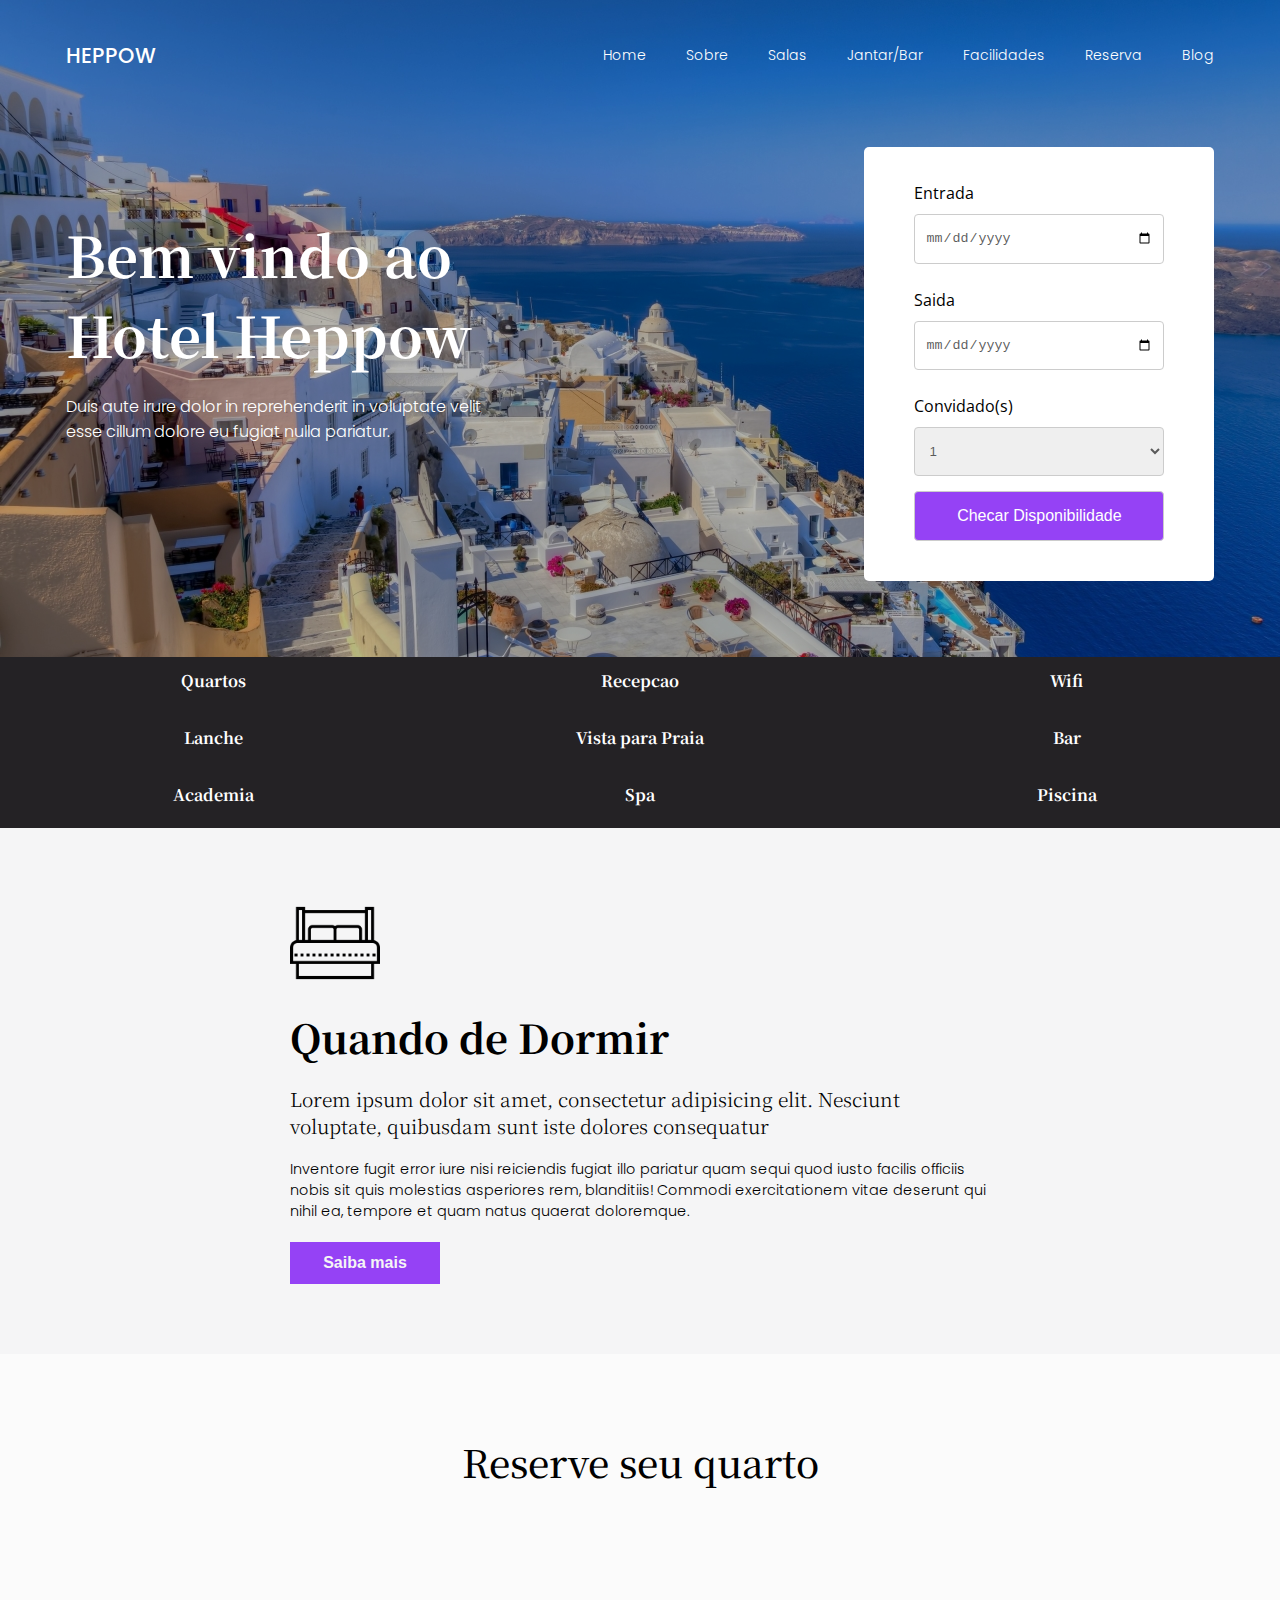
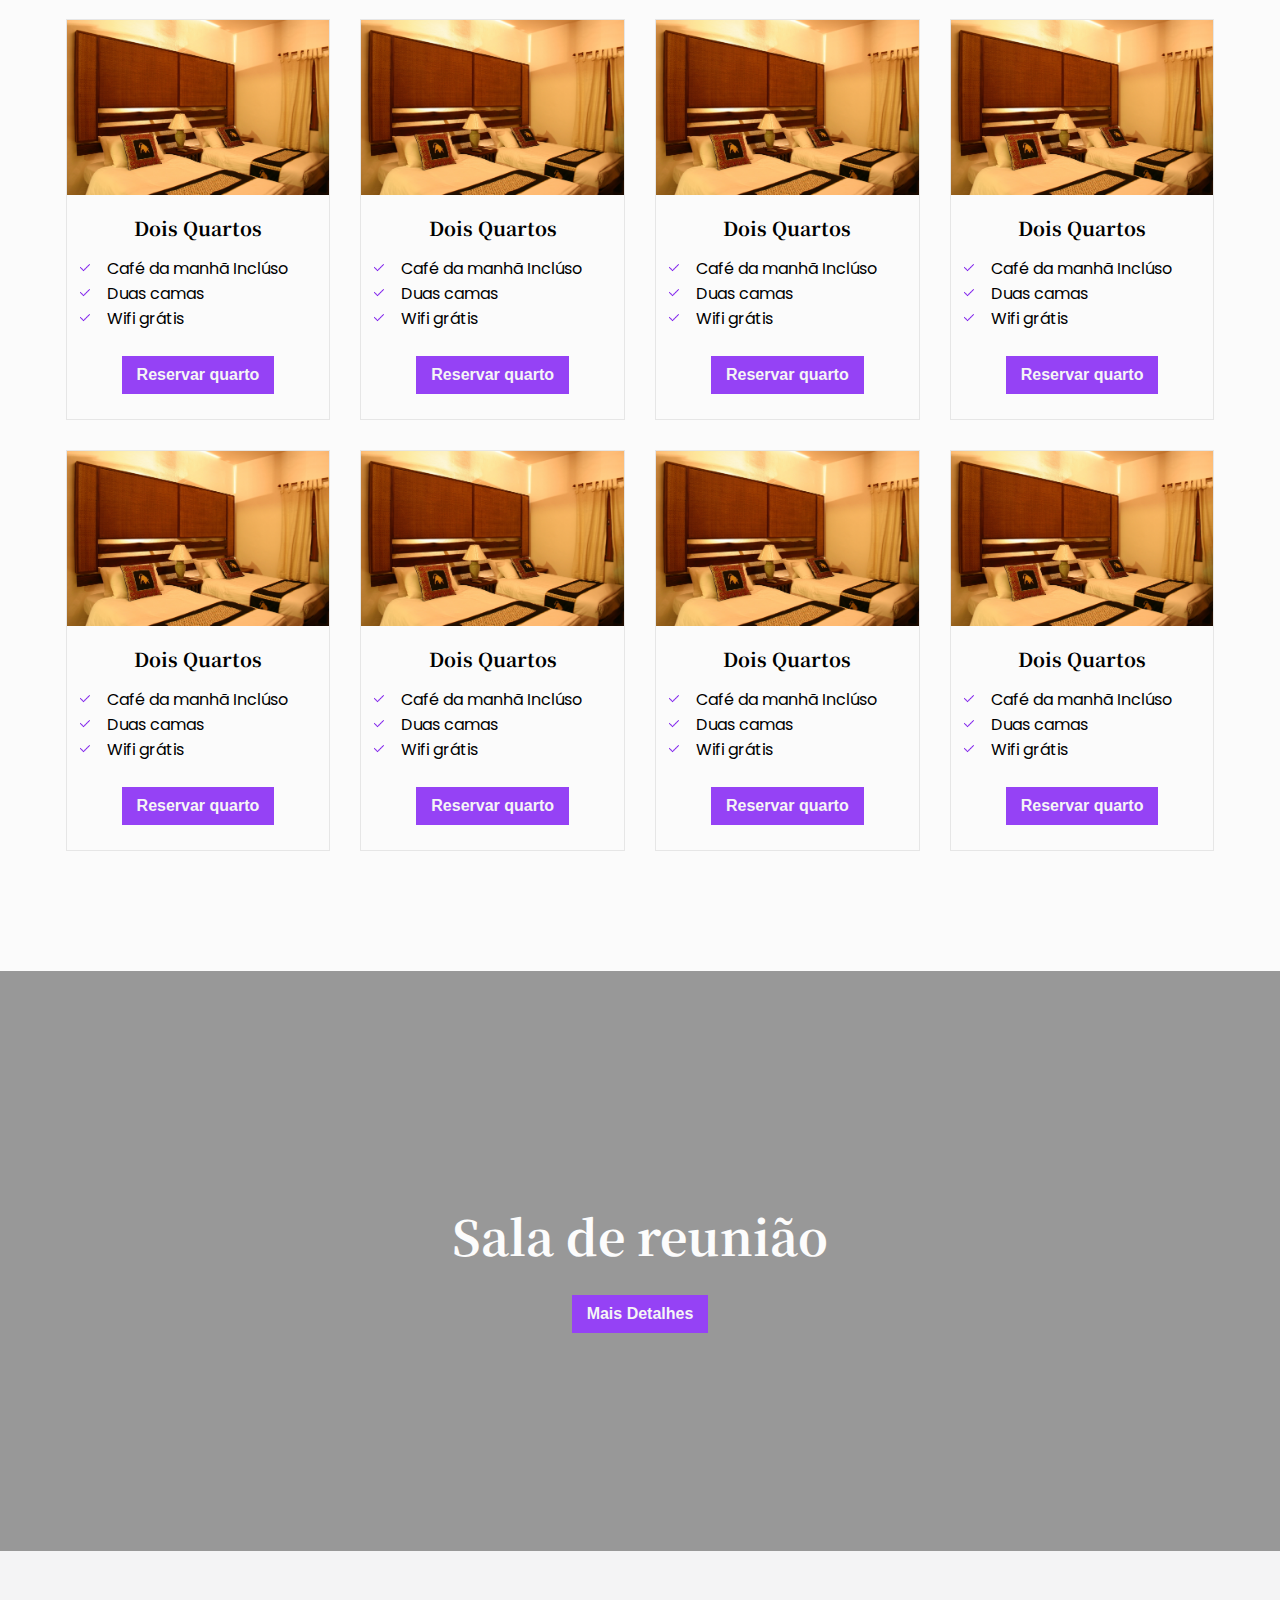
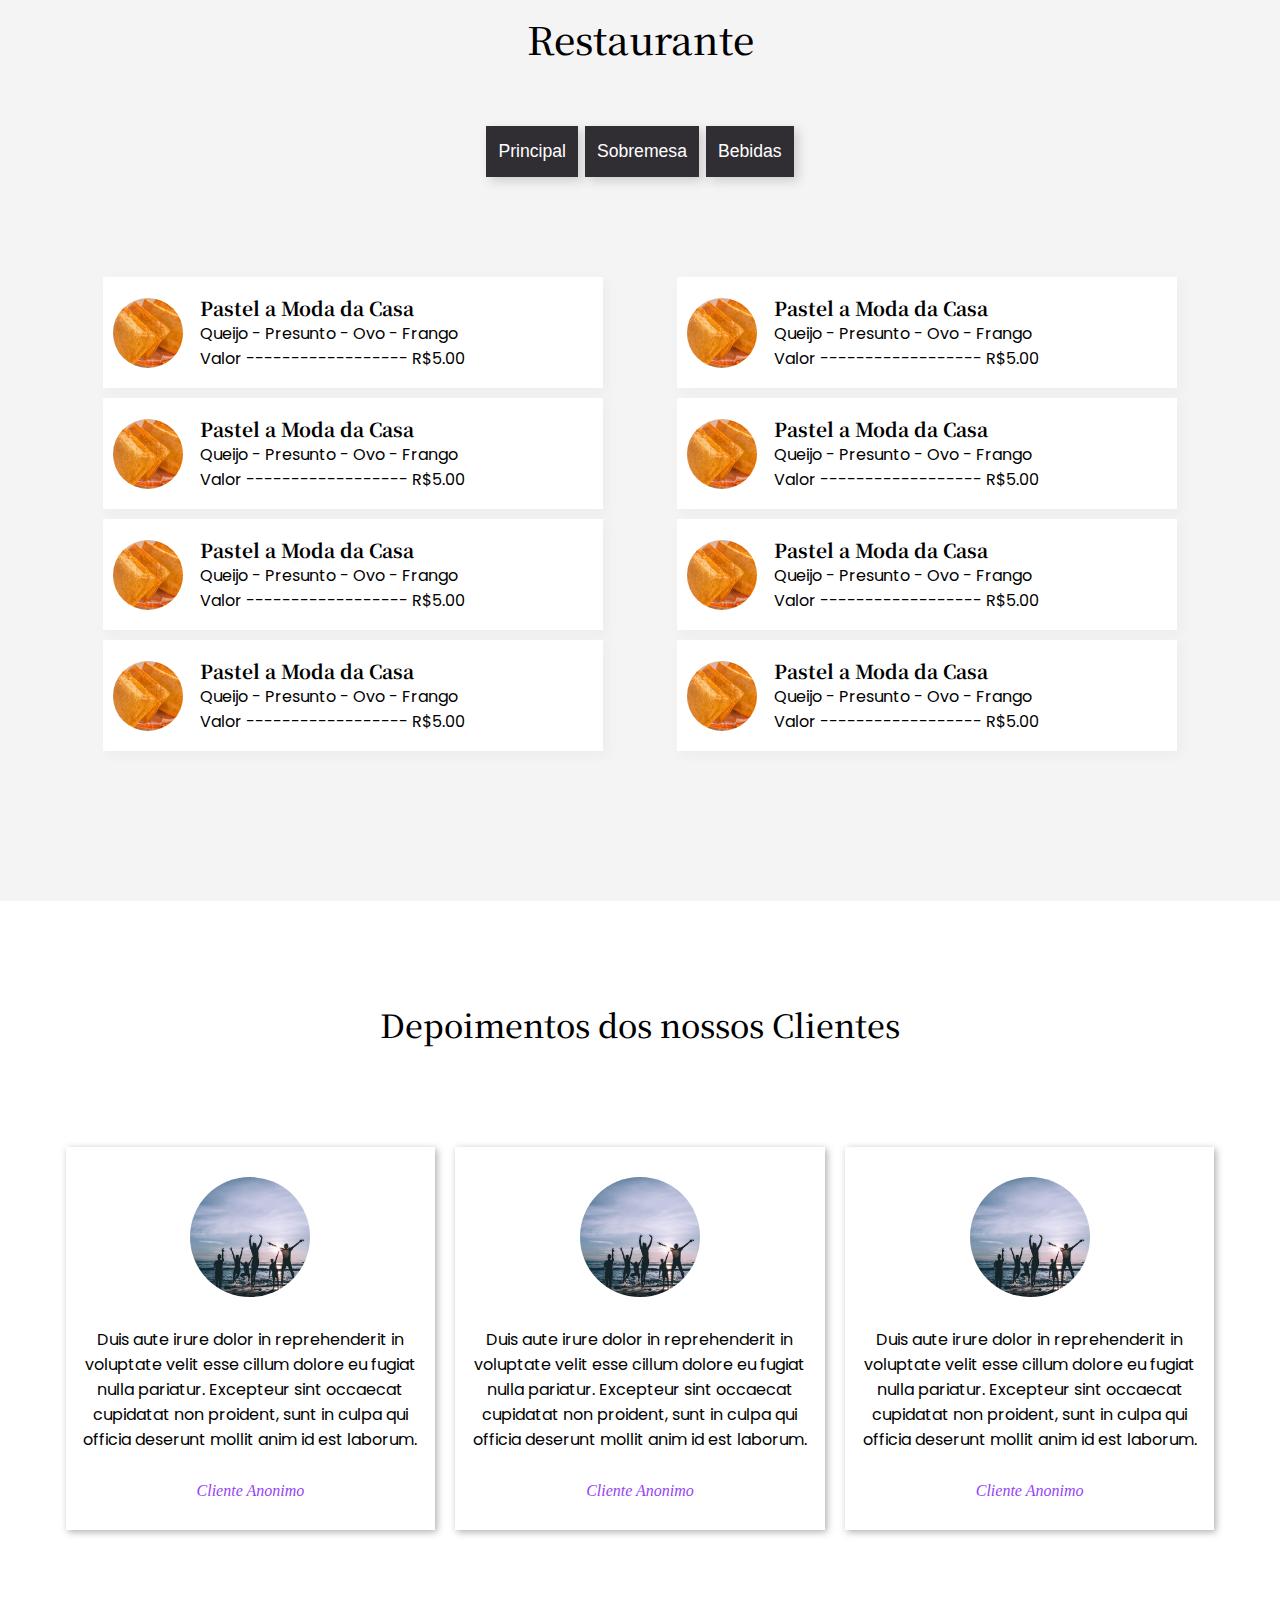
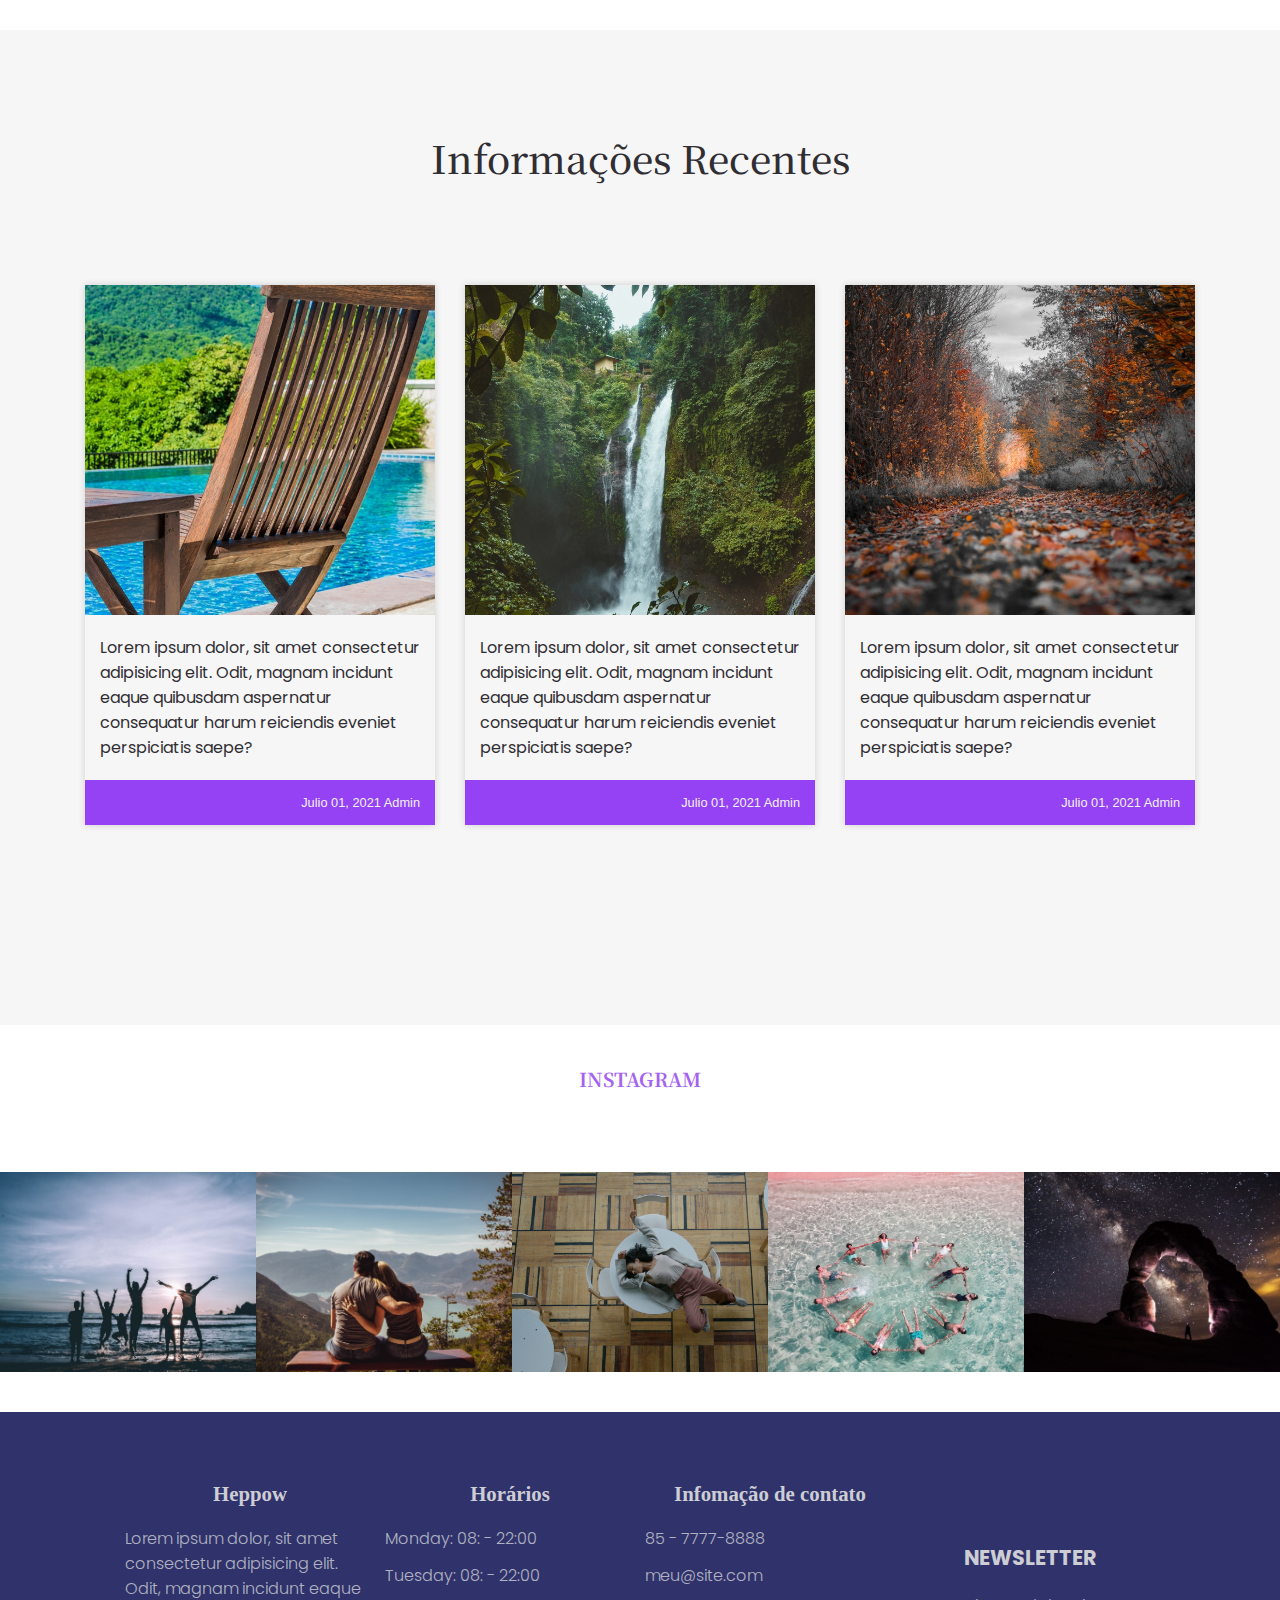
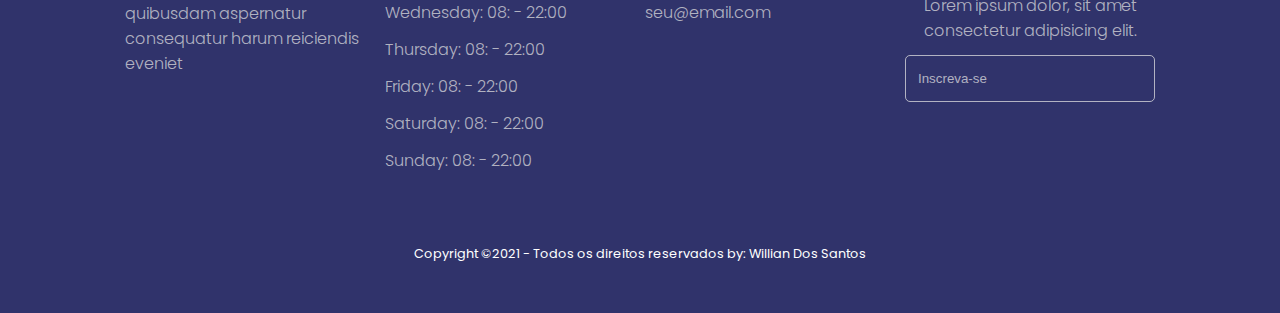
<file: index.html>
<!DOCTYPE html>
<html lang="pt-br">
<head>
    <meta charset="UTF-8">
    <meta http-equiv="X-UA-Compatible" content="IE=edge">
    <meta name="viewport" content="width=device-width, initial-scale=1.0">
    <meta name="description" content="Venha agendar uma vaga para o melhor Hotel da cidade">
    <meta name="keywords" content="HTML, CSS, JavaScript">
    <meta name="author" content="Willian D. Santos">
    <link rel="stylesheet" href="./assets/css/style.css">
    <title>H E P P O W - Hotel</title>
</head>
<body>
    <header id="topo">
        <section class="display-top">
            <section class="container">
                <div class="brand">
                    <a href="">HEPPOW</a>
                </div>
                <nav class="menu">
                    <a href="index.html">Home</a>
                    <a href="sobre.html">Sobre</a>
                    <a href="sala.html">Salas</a>
                    <a href="">Jantar/Bar</a>
                    <a href="">Facilidades</a>
                    <a href="reserva.html">Reserva</a>
                    <a href="blog.html">Blog</a>
                    
                </nav>
                <details class="menu-mobile">
                    <summary></summary>
                    
                    <div class="box-menu">
                        <a href="index.html">Home</a>
                        <a href="sobre.html">Sobre</a>
                        <label for="check">Salas</label>
                        <input type="checkbox" class="trigger-input" id="check">
                        <div class="submenu">
                            <a href="sala.html">Superior</a>
                            <a href="sala.html">Inferior</a>
                            <a href="sala.html">Familia</a>
                            <a href="sala.html">Suite</a>
                        </div>
                        
                        <a href="">Jantar/Bar</a>
                        <a href="">Facilidades</a>
                        <a href="reserva.html">Reserva</a>
                        <a href="blog.html">Blog</a>
                        
                    </div>
                    
                </details>
            </section>
            <section class="container">
                <div class="box-texto-top">
                    <h2>Bem vindo ao Hotel <span>Heppow</span></h2>
                    <p> Duis aute irure dolor in reprehenderit in voluptate 
                        velit esse cillum dolore eu fugiat nulla pariatur. </p>
                </div>
                <div class="box-formulario-top">
                    <form action="" class="formulario">
                        <div class="form-wrap">
                            <label for="">Entrada</label>
                            <input type="date" placeholder="DD-MM-AAAA">
                        </div>
                        <div class="form-wrap">
                            <label for="">Saida</label>
                            <input type="date" placeholder="DD-MM-AAAA">
                        </div>
                        <div class="form-wrap">
                            <label for="">Convidado(s)</label>
                            <select name="" id="">
                                <option value="um" selected>1</option>
                                <option value="dois">2</option>
                                <option value="tres">3</option>
                                <option value="quatrooumais">+4</option>
                            </select>
                        </div>
                        <div class="form-wrap">
                            <input type="submit" name="enviar" value="Checar Disponibilidade">
                        </div>
                    </form>
                </div>
            </section>
        </section><!--DISPLAY-TOP-->
    </header>

    <section><!--FORMULÁRIO - CHECKIN - MOBILE-->
        <div class="container formulario-checkin-mobile">
            <form action="" class="formulario">
                <div class="form-wrap">
                    <label for="">Entrada</label>
                    <input type="date" placeholder="DD-MM-AAAA">
                </div>
                <div class="form-wrap">
                    <label for="">Saida</label>
                    <input type="date" placeholder="DD-MM-AAAA">
                </div>
                <div class="form-wrap">
                    <label for="">Convidado(s)</label>
                    <select name="" id="">
                        <option value="um" selected>1</option>
                        <option value="dois">2</option>
                        <option value="tres">3</option>
                        <option value="quatrooumais">+4</option>
                    </select>
                </div>
                <div class="form-wrap">
                    <input type="submit" name="enviar" value="Checar Disponibilidade">
                </div>
            </form>
        </div>
    </section>

    <section id="beneficios">
       <section class="container-beneficios">
        <div class="tags-beneficios">
            <div class="tags-box">
                <h2 class="tags bad">Quartos</h2>
                <h2 class="tags lanche">Lanche</h2>
                <h2 class="tags academia">Academia</h2>
            </div>
            <div class="tags-box">
                <h2 class="tags recepcao">Recepcao</h2>
                <h2 class="tags vista">Vista para Praia</h2>
                <h2 class="tags spa">Spa</h2>
            </div>
            <div class="tags-box">
                <h2 class="tags wifi">Wifi</h2>
                <h2 class="tags bar">Bar</h2>
                <h2 class="tags piscina">Piscina</h2>
            </div>
        </div>
        <div class="tags-value">
            <div class="tags-value-box bad">
                <span></span>
                <h2>Quando de Dormir</h2>
                <h3>Lorem ipsum dolor sit amet, consectetur adipisicing elit. Nesciunt voluptate, 
                    quibusdam sunt iste dolores consequatur</h3>
                <p>
                    Inventore fugit error iure nisi reiciendis fugiat illo pariatur 
                    quam sequi quod iusto facilis officiis nobis sit quis molestias 
                    asperiores rem, blanditiis! Commodi exercitationem vitae deserunt 
                    qui nihil ea, tempore et quam natus quaerat doloremque.
                </p>
                <button>Saiba mais</button>
            </div>
            <div class="tags-value-box lanche">
                <span></span>
                <h2>lanche</h2>
                <h3>Lorem ipsum dolor sit amet, consectetur adipisicing elit. Nesciunt voluptate, 
                    quibusdam sunt iste dolores consequatur</h3>
                <p>
                    Inventore fugit error iure nisi reiciendis fugiat illo pariatur 
                    quam sequi quod iusto facilis officiis nobis sit quis molestias 
                    asperiores rem, blanditiis! Commodi exercitationem vitae deserunt 
                    qui nihil ea, tempore et quam natus quaerat doloremque.
                </p>
                <button>Saiba mais</button>
            </div>
            <div class="tags-value-box academia">
                <span></span>
                <h2>academia</h2>
                <h3>Lorem ipsum dolor sit amet, consectetur adipisicing elit. Nesciunt voluptate, 
                    quibusdam sunt iste dolores consequatur</h3>
                <p>
                    Inventore fugit error iure nisi reiciendis fugiat illo pariatur 
                    quam sequi quod iusto facilis officiis nobis sit quis molestias 
                    asperiores rem, blanditiis! Commodi exercitationem vitae deserunt 
                    qui nihil ea, tempore et quam natus quaerat doloremque.
                </p>
                <button>Saiba mais</button>
            </div>
            <div class="tags-value-box recepcao">
                <span></span>
                <h2>Reccepção</h2>
                <h3>Lorem ipsum dolor sit amet, consectetur adipisicing elit. Nesciunt voluptate, 
                    quibusdam sunt iste dolores consequatur</h3>
                <p>
                    Inventore fugit error iure nisi reiciendis fugiat illo pariatur 
                    quam sequi quod iusto facilis officiis nobis sit quis molestias 
                    asperiores rem, blanditiis! Commodi exercitationem vitae deserunt 
                    qui nihil ea, tempore et quam natus quaerat doloremque.
                </p>
                <button>Saiba mais</button>
            </div>
            <div class="tags-value-box vista">
                <span></span>
                <h2>Vista</h2>
                <h3>Lorem ipsum dolor sit amet, consectetur adipisicing elit. Nesciunt voluptate, 
                    quibusdam sunt iste dolores consequatur</h3>
                <p>
                    Inventore fugit error iure nisi reiciendis fugiat illo pariatur 
                    quam sequi quod iusto facilis officiis nobis sit quis molestias 
                    asperiores rem, blanditiis! Commodi exercitationem vitae deserunt 
                    qui nihil ea, tempore et quam natus quaerat doloremque.
                </p>
                <button>Saiba mais</button>
            </div>
            <div class="tags-value-box spa">
                <span></span>
                <h2>Spa</h2>
                <h3>Lorem ipsum dolor sit amet, consectetur adipisicing elit. Nesciunt voluptate, 
                    quibusdam sunt iste dolores consequatur</h3>
                <p>
                    Inventore fugit error iure nisi reiciendis fugiat illo pariatur 
                    quam sequi quod iusto facilis officiis nobis sit quis molestias 
                    asperiores rem, blanditiis! Commodi exercitationem vitae deserunt 
                    qui nihil ea, tempore et quam natus quaerat doloremque.
                </p>
                <button>Saiba mais</button>
            </div>
            <div class="tags-value-box wifi">
                <span></span>
                <h2>Wifi</h2>
                <h3>Lorem ipsum dolor sit amet, consectetur adipisicing elit. Nesciunt voluptate, 
                    quibusdam sunt iste dolores consequatur</h3>
                <p>
                    Inventore fugit error iure nisi reiciendis fugiat illo pariatur 
                    quam sequi quod iusto facilis officiis nobis sit quis molestias 
                    asperiores rem, blanditiis! Commodi exercitationem vitae deserunt 
                    qui nihil ea, tempore et quam natus quaerat doloremque.
                </p>
                <button>Saiba mais</button>
            </div>
            <div class="tags-value-box bar">
                <span></span>
                <h2>Bar</h2>
                <h3>Lorem ipsum dolor sit amet, consectetur adipisicing elit. Nesciunt voluptate, 
                    quibusdam sunt iste dolores consequatur</h3>
                <p>
                    Inventore fugit error iure nisi reiciendis fugiat illo pariatur 
                    quam sequi quod iusto facilis officiis nobis sit quis molestias 
                    asperiores rem, blanditiis! Commodi exercitationem vitae deserunt 
                    qui nihil ea, tempore et quam natus quaerat doloremque.
                </p>
                <button>Saiba mais</button>
            </div>
            <div class="tags-value-box piscina">
                <span></span>
                <h2>Pisicina</h2>
                <h3>Lorem ipsum dolor sit amet, consectetur adipisicing elit. Nesciunt voluptate, 
                    quibusdam sunt iste dolores consequatur</h3>
                <p>
                    Inventore fugit error iure nisi reiciendis fugiat illo pariatur 
                    quam sequi quod iusto facilis officiis nobis sit quis molestias 
                    asperiores rem, blanditiis! Commodi exercitationem vitae deserunt 
                    qui nihil ea, tempore et quam natus quaerat doloremque.
                </p>
                <button>Saiba mais</button>
            </div>
        </div>
       </section>
    </section>

    <section class="reservas">
        <div class="reservas-texto">
            <h2>Reserve seu quarto</h2>
        </div>
        <div class="container">
            <div class="reservas-quartos">
                <div class="box-quartos">
                    <img src="./assets/img/quartos/bg-quarto01.jpg" alt="Quarto 01">
                    <div class="quartos-titulo">
                        <h2>Dois Quartos</h2>
                    </div>
                    <div class="quartos-texto">
                        <p>Café da manhã Inclúso</p>
                        <p>Duas camas</p>
                        <p>Wifi grátis</p>
                    </div>
                    <div class="btn">
                        <button>Reservar quarto</button>
                    </div>
                </div>
            </div>
            <div class="reservas-quartos">
                <div class="box-quartos">
                    <img src="./assets/img/quartos/bg-quarto01.jpg" alt="Quarto 01">
                    <div class="quartos-titulo">
                        <h2>Dois Quartos</h2>
                    </div>
                    <div class="quartos-texto">
                        <p>Café da manhã Inclúso</p>
                        <p>Duas camas</p>
                        <p>Wifi grátis</p>
                    </div>
                    <div class="btn">
                        <button>Reservar quarto</button>
                    </div>
                </div>
            </div>
            <div class="reservas-quartos">
                <div class="box-quartos">
                    <img src="./assets/img/quartos/bg-quarto01.jpg" alt="Quarto 01">
                    <div class="quartos-titulo">
                        <h2>Dois Quartos</h2>
                    </div>
                    <div class="quartos-texto">
                        <p>Café da manhã Inclúso</p>
                        <p>Duas camas</p>
                        <p>Wifi grátis</p>
                    </div>
                    <div class="btn">
                        <button>Reservar quarto</button>
                    </div>
                </div>
            </div>
            <div class="reservas-quartos">
                <div class="box-quartos">
                    <img src="./assets/img/quartos/bg-quarto01.jpg" alt="Quarto 01">
                    <div class="quartos-titulo">
                        <h2>Dois Quartos</h2>
                    </div>
                    <div class="quartos-texto">
                        <p>Café da manhã Inclúso</p>
                        <p>Duas camas</p>
                        <p>Wifi grátis</p>
                    </div>
                    <div class="btn">
                        <button>Reservar quarto</button>
                    </div>
                </div>
            </div>

            <div class="reservas-quartos">
                <div class="box-quartos">
                    <img src="./assets/img/quartos/bg-quarto01.jpg" alt="Quarto 01">
                    <div class="quartos-titulo">
                        <h2>Dois Quartos</h2>
                    </div>
                    <div class="quartos-texto">
                        <p>Café da manhã Inclúso</p>
                        <p>Duas camas</p>
                        <p>Wifi grátis</p>
                    </div>
                    <div class="btn">
                        <button>Reservar quarto</button>
                    </div>
                </div>
            </div>
            <div class="reservas-quartos">
                <div class="box-quartos">
                    <img src="./assets/img/quartos/bg-quarto01.jpg" alt="Quarto 01">
                    <div class="quartos-titulo">
                        <h2>Dois Quartos</h2>
                    </div>
                    <div class="quartos-texto">
                        <p>Café da manhã Inclúso</p>
                        <p>Duas camas</p>
                        <p>Wifi grátis</p>
                    </div>
                    <div class="btn">
                        <button>Reservar quarto</button>
                    </div>
                </div>
            </div>
            <div class="reservas-quartos">
                <div class="box-quartos">
                    <img src="./assets/img/quartos/bg-quarto01.jpg" alt="Quarto 01">
                    <div class="quartos-titulo">
                        <h2>Dois Quartos</h2>
                    </div>
                    <div class="quartos-texto">
                        <p>Café da manhã Inclúso</p>
                        <p>Duas camas</p>
                        <p>Wifi grátis</p>
                    </div>
                    <div class="btn">
                        <button>Reservar quarto</button>
                    </div>
                </div>
            </div>
            <div class="reservas-quartos">
                <div class="box-quartos">
                    <img src="./assets/img/quartos/bg-quarto01.jpg" alt="Quarto 01">
                    <div class="quartos-titulo">
                        <h2>Dois Quartos</h2>
                    </div>
                    <div class="quartos-texto">
                        <p>Café da manhã Inclúso</p>
                        <p>Duas camas</p>
                        <p>Wifi grátis</p>
                    </div>
                    <div class="btn">
                        <button>Reservar quarto</button>
                    </div>
                </div>
            </div>
        </div>
    </section>

    <section id="sala-reuniao">
        <div class="box">
            <div class="sala-box-texto">
                <h2>Sala de reunião</h2>
                <div class="btn">
                    <button>Mais Detalhes</button>
                </div>
            </div>
        </div>
    </section>

    <section id="restaurante">
        <div class="restaurante-texto">
            <h2>Restaurante</h2>
        </div>
        <div class="cardapio menu"> 
            <div class="btn-menu prato-principal">Principal</div>
            <div class="btn-menu sobremesa">Sobremesa</div>
            <div class="btn-menu drink">Bebidas</div>
        </div>
        <div class="container c-um">
            <div class="box prato-principal">
                <div class="box-prato">
                    <div class="prato-img"></div>
                    <div class="prato-texto">
                        <h2>Pastel a Moda da Casa</h2>
                        <p>Queijo - Presunto - Ovo - Frango</p>
                        <p>Valor ------------------ R$5.00</p>
                    </div>
                </div>
            </div>
            <div class="box prato-principal">
                <div class="box-prato">
                    <div class="prato-img"></div>
                    <div class="prato-texto">
                        <h2>Pastel a Moda da Casa</h2>
                        <p>Queijo - Presunto - Ovo - Frango</p>
                        <p>Valor ------------------ R$5.00</p>
                    </div>
                </div>
            </div>
            <div class="box prato-principal">
                <div class="box-prato">
                    <div class="prato-img"></div>
                    <div class="prato-texto">
                        <h2>Pastel a Moda da Casa</h2>
                        <p>Queijo - Presunto - Ovo - Frango</p>
                        <p>Valor ------------------ R$5.00</p>
                    </div>
                </div>
            </div>
            <div class="box prato-principal">
                <div class="box-prato">
                    <div class="prato-img"></div>
                    <div class="prato-texto">
                        <h2>Pastel a Moda da Casa</h2>
                        <p>Queijo - Presunto - Ovo - Frango</p>
                        <p>Valor ------------------ R$5.00</p>
                    </div>
                </div>
            </div>
            <div class="box prato-principal">
                <div class="box-prato">
                    <div class="prato-img"></div>
                    <div class="prato-texto">
                        <h2>Pastel a Moda da Casa</h2>
                        <p>Queijo - Presunto - Ovo - Frango</p>
                        <p>Valor ------------------ R$5.00</p>
                    </div>
                </div>
            </div>
            <div class="box prato-principal">
                <div class="box-prato">
                    <div class="prato-img"></div>
                    <div class="prato-texto">
                        <h2>Pastel a Moda da Casa</h2>
                        <p>Queijo - Presunto - Ovo - Frango</p>
                        <p>Valor ------------------ R$5.00</p>
                    </div>
                </div>
            </div>
            <div class="box prato-principal">
                <div class="box-prato">
                    <div class="prato-img"></div>
                    <div class="prato-texto">
                        <h2>Pastel a Moda da Casa</h2>
                        <p>Queijo - Presunto - Ovo - Frango</p>
                        <p>Valor ------------------ R$5.00</p>
                    </div>
                </div>
            </div>
            <div class="box prato-principal">
                <div class="box-prato">
                    <div class="prato-img"></div>
                    <div class="prato-texto">
                        <h2>Pastel a Moda da Casa</h2>
                        <p>Queijo - Presunto - Ovo - Frango</p>
                        <p>Valor ------------------ R$5.00</p>
                    </div>
                </div>
            </div>
        </div>
        <div class="container c-dois">
            <div class="box sobremesa">
                <div class="box-prato">
                    <div class="prato-img"></div>
                    <div class="prato-texto">
                        <h2>Sobremesa Pudim </h2>
                        <p>Sabor: Morango</p>
                        <p>Valor ------------------ R$5.00</p>
                    </div>
                </div>
            </div>
            <div class="box sobremesa">
                <div class="box-prato">
                    <div class="prato-img"></div>
                    <div class="prato-texto">
                        <h2>Sobremesa Pudim </h2>
                        <p>Sabor: Morango</p>
                        <p>Valor ------------------ R$5.00</p>
                    </div>
                </div>
            </div>
            <div class="box sobremesa">
                <div class="box-prato">
                    <div class="prato-img"></div>
                    <div class="prato-texto">
                        <h2>Sobremesa Pudim </h2>
                        <p>Sabor: Morango</p>
                        <p>Valor ------------------ R$5.00</p>
                    </div>
                </div>
            </div>
            <div class="box sobremesa">
                <div class="box-prato">
                    <div class="prato-img"></div>
                    <div class="prato-texto">
                        <h2>Sobremesa Pudim </h2>
                        <p>Sabor: Morango</p>
                        <p>Valor ------------------ R$5.00</p>
                    </div>
                </div>
            </div>
            <div class="box sobremesa">
                <div class="box-prato">
                    <div class="prato-img"></div>
                    <div class="prato-texto">
                        <h2>Sobremesa Pudim </h2>
                        <p>Sabor: Morango</p>
                        <p>Valor ------------------ R$5.00</p>
                    </div>
                </div>
            </div>
            <div class="box sobremesa">
                <div class="box-prato">
                    <div class="prato-img"></div>
                    <div class="prato-texto">
                        <h2>Sobremesa Pudim </h2>
                        <p>Sabor: Morango</p>
                        <p>Valor ------------------ R$5.00</p>
                    </div>
                </div>
            </div>
            <div class="box sobremesa">
                <div class="box-prato">
                    <div class="prato-img"></div>
                    <div class="prato-texto">
                        <h2>Sobremesa Pudim </h2>
                        <p>Sabor: Morango</p>
                        <p>Valor ------------------ R$5.00</p>
                    </div>
                </div>
            </div>
            <div class="box sobremesa">
                <div class="box-prato">
                    <div class="prato-img"></div>
                    <div class="prato-texto">
                        <h2>Sobremesa Pudim </h2>
                        <p>Sabor: Morango</p>
                        <p>Valor ------------------ R$5.00</p>
                    </div>
                </div>
            </div>
        </div>
        
        <div class="container c-tres">
            <div class="box drink">
                <div class="box-prato">
                    <div class="prato-img"></div>
                    <div class="prato-texto">
                        <h2>Batidas de frutas</h2>
                        <p>maga - morango - abacaxi - uva</p>
                        <p>Valor ------------------ R$5.00</p>
                    </div>
                </div>
            </div>
            <div class="box drink">
                <div class="box-prato">
                    <div class="prato-img"></div>
                    <div class="prato-texto">
                        <h2>Batidas de frutas</h2>
                        <p>maga - morango - abacaxi - uva</p>
                        <p>Valor ------------------ R$5.00</p>
                    </div>
                </div>
            </div>
            <div class="box drink">
                <div class="box-prato">
                    <div class="prato-img"></div>
                    <div class="prato-texto">
                        <h2>Batidas de frutas</h2>
                        <p>maga - morango - abacaxi - uva</p>
                        <p>Valor ------------------ R$5.00</p>
                    </div>
                </div>
            </div>
            <div class="box drink">
                <div class="box-prato">
                    <div class="prato-img"></div>
                    <div class="prato-texto">
                        <h2>Batidas de frutas</h2>
                        <p>maga - morango - abacaxi - uva</p>
                        <p>Valor ------------------ R$5.00</p>
                    </div>
                </div>
            </div><div class="box drink">
                <div class="box-prato">
                    <div class="prato-img"></div>
                    <div class="prato-texto">
                        <h2>Batidas de frutas</h2>
                        <p>maga - morango - abacaxi - uva</p>
                        <p>Valor ------------------ R$5.00</p>
                    </div>
                </div>
            </div>
            <div class="box drink">
                <div class="box-prato">
                    <div class="prato-img"></div>
                    <div class="prato-texto">
                        <h2>Batidas de frutas</h2>
                        <p>maga - morango - abacaxi - uva</p>
                        <p>Valor ------------------ R$5.00</p>
                    </div>
                </div>
            </div>
            <div class="box drink">
                <div class="box-prato">
                    <div class="prato-img"></div>
                    <div class="prato-texto">
                        <h2>Batidas de frutas</h2>
                        <p>maga - morango - abacaxi - uva</p>
                        <p>Valor ------------------ R$5.00</p>
                    </div>
                </div>
            </div>
            <div class="box drink">
                <div class="box-prato">
                    <div class="prato-img"></div>
                    <div class="prato-texto">
                        <h2>Batidas de frutas</h2>
                        <p>maga - morango - abacaxi - uva</p>
                        <p>Valor ------------------ R$5.00</p>
                    </div>
                </div>
            </div>
        </div>
    </section>

    <section id="depoimentos">
        <div class="depoimentos-titulo">
            <h2>Depoimentos dos nossos Clientes</h2>
        </div>
        <div class="container">
            <div class="depo-wrap">
                <div class="depo-wrap-img"></div>
                <div class="depo-wrap-texto">
                    <p>Duis aute irure dolor in reprehenderit in voluptate velit esse cillum dolore eu fugiat 
                    nulla pariatur. Excepteur sint occaecat cupidatat non proident, sunt in culpa qui 
                    officia deserunt mollit anim id est laborum.</p>

                    <span>Cliente Anonimo</span>
                </div>
            </div>
            <div class="depo-wrap">
                <div class="depo-wrap-img"></div>
                <div class="depo-wrap-texto">
                    <p>Duis aute irure dolor in reprehenderit in voluptate velit esse cillum dolore eu fugiat 
                    nulla pariatur. Excepteur sint occaecat cupidatat non proident, sunt in culpa qui 
                    officia deserunt mollit anim id est laborum.</p>

                    <span>Cliente Anonimo</span>
                </div>
            </div>
            <div class="depo-wrap">
                <div class="depo-wrap-img"></div>
                <div class="depo-wrap-texto">
                    <p>Duis aute irure dolor in reprehenderit in voluptate velit esse cillum dolore eu fugiat 
                    nulla pariatur. Excepteur sint occaecat cupidatat non proident, sunt in culpa qui 
                    officia deserunt mollit anim id est laborum.</p>

                    <span>Cliente Anonimo</span>
                </div>
            </div>
        </div>
    </section>

    <section id="atividade-recentes">
        <div class="atividade-titulo">
            <h2>Informações Recentes</h2>
        </div>
        <div class="container">
            <div class="atividade-wrap">
                <div class="img-wrap"></div>
                <div class="texto-wrap">
                    <p>
                        Lorem ipsum dolor, sit amet consectetur adipisicing elit. Odit, magnam incidunt 
                        eaque quibusdam aspernatur consequatur harum reiciendis eveniet perspiciatis 
                        saepe?</p>
                </div>
                <span class="texto-wrap-span">
                    Julio 01, 2021 Admin
                </span>
            </div>

            <div class="atividade-wrap">
                <div class="img-wrap second"></div>
                <div class="texto-wrap">
                    <p>
                        Lorem ipsum dolor, sit amet consectetur adipisicing elit. Odit, magnam incidunt 
                        eaque quibusdam aspernatur consequatur harum reiciendis eveniet perspiciatis 
                        saepe?</p>
                </div>
                <span class="texto-wrap-span">
                    Julio 01, 2021 Admin
                </span>
            </div>

            <div class="atividade-wrap">
                <div class="img-wrap last"></div>
                <div class="texto-wrap">
                    <p>
                        Lorem ipsum dolor, sit amet consectetur adipisicing elit. Odit, magnam incidunt 
                        eaque quibusdam aspernatur consequatur harum reiciendis eveniet perspiciatis 
                        saepe?</p>
                </div>
                <span class="texto-wrap-span">
                    Julio 01, 2021 Admin
                </span>
            </div>
        </div>
    </section>

    <section class="instagram">
        <div class="instagram-titulo">
            <h2>INSTAGRAM</h2>
        </div>
        <div class="instagram-wrap">
            <div class="box-img">
                <div class="display">
                    <div  class="img"></div>
                </div>
            </div>
            <div class="box-img">
                <div class="display">
                    <div  class="img"></div>
                </div>
            </div>
            <div class="box-img">
                <div class="display">
                    <div  class="img"></div>
                </div>
            </div>
            <div class="box-img">
                <div class="display">
                    <div  class="img"></div>
                </div>
            </div>
            <div class="box-img">
                <div class="display">
                    <div  class="img"></div>
                </div>
            </div>
        </div>
    </section>

    <footer class="rodape">
        <div class="container">
            <div class="box-rodape">
                <h3>Heppow</h3>
                <p> Lorem ipsum dolor, sit amet consectetur adipisicing elit. Odit, magnam incidunt 
                    eaque quibusdam aspernatur consequatur harum reiciendis eveniet</p>
            </div>
            <div class="box-rodape">
                <h3>Horários</h3>
                <p>Monday: 08: - 22:00</p>
                <p>Tuesday: 08: - 22:00</p>
                <p>Wednesday: 08: - 22:00</p>
                <p>Thursday: 08: - 22:00</p>
                <p>Friday: 08: - 22:00</p>
                <p>Saturday: 08: - 22:00</p>
                <p>Sunday: 08: - 22:00</p>
            </div>
            <div class="box-rodape">
                <h3>Infomação de contato</h3>
                <p>85 - 7777-8888</p>
                <p>meu@site.com</p>
                <p>seu@email.com</p>
            </div>
            <div class="box-rodape">
                <h3>NEWSLETTER</h3>
                <p>Lorem ipsum dolor, sit amet consectetur adipisicing elit.</p>
                <input type="text" placeholder="Inscreva-se">
            </div>
        </div>
        <div>Copyright &copy;2021 - Todos os direitos reservados by: Willian Dos Santos</div>
    </footer>

    <script src="./assets/js/main.js"></script>
</body>
</html>
</file>
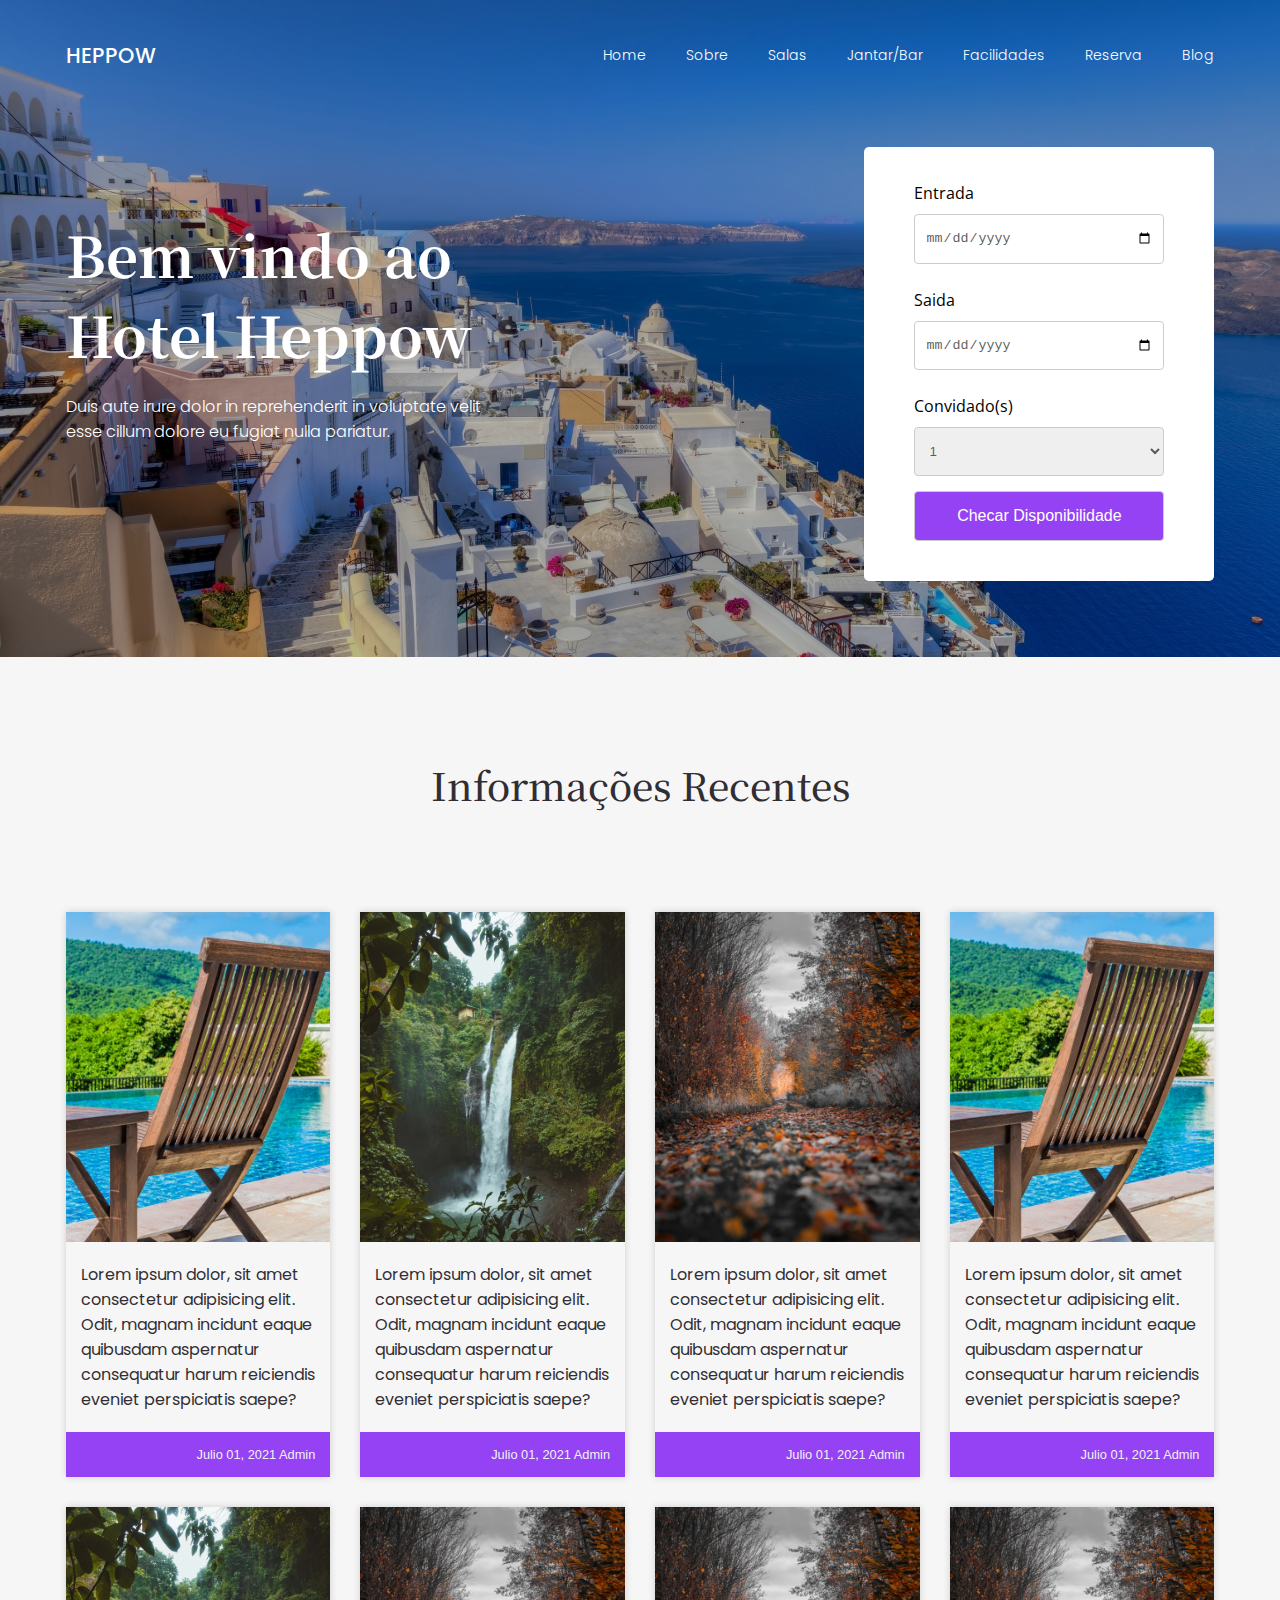
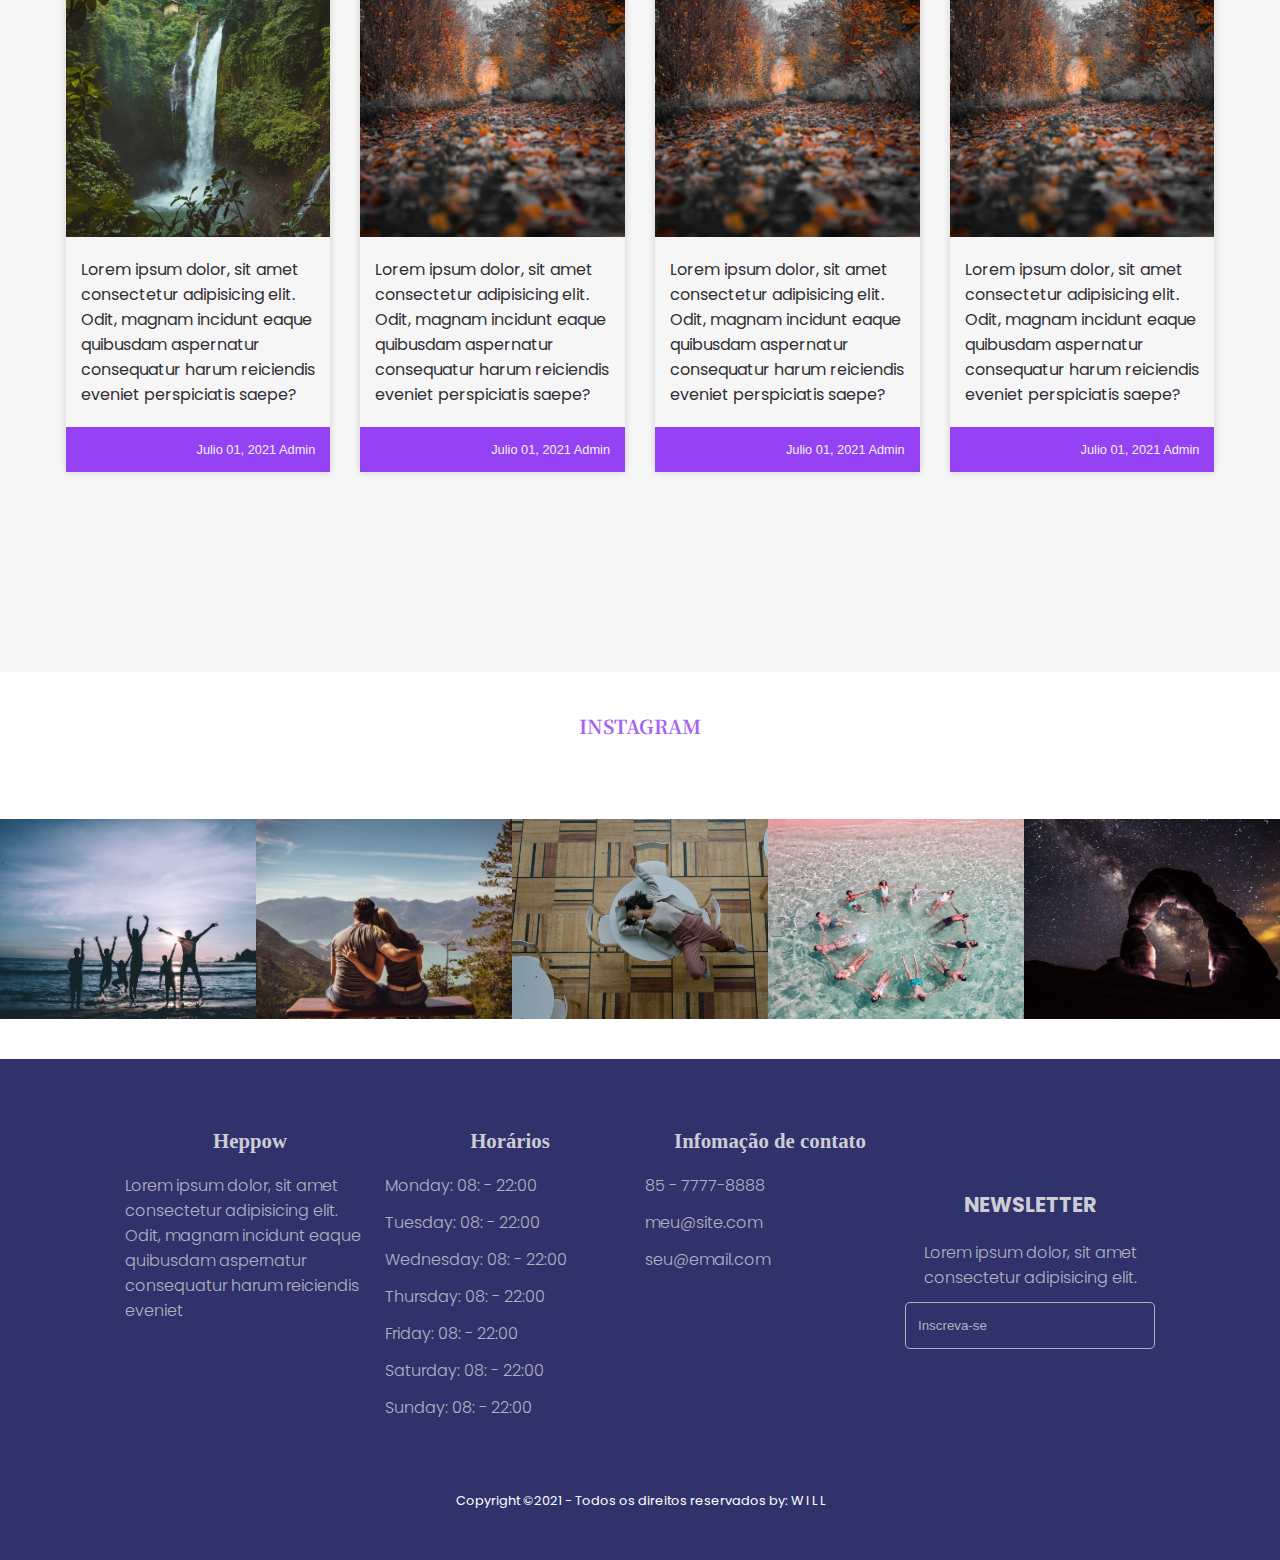
<file: blog.html>
<!DOCTYPE html>
<html lang="pt-br">
<head>
    <meta charset="UTF-8">
    <meta http-equiv="X-UA-Compatible" content="IE=edge">
    <meta name="viewport" content="width=device-width, initial-scale=1.0">
    <meta name="description" content="Venha agendar uma vaga para o melhor Hotel da cidade">
    <meta name="keywords" content="HTML, CSS, JavaScript">
    <meta name="author" content="Willian D. Santos">
    <link rel="stylesheet" href="./assets/css/style.css">
    <title>H E P P O W - Hotel</title>
</head>
<body>
    <header id="topo">
        <section class="display-top">
            <section class="container">
                <div class="brand">
                    <a href="">HEPPOW</a>
                </div>
                <nav class="menu">
                    <a href="index.html">Home</a>
                    <a href="sobre.html">Sobre</a>
                    <a href="sala.html">Salas</a>
                    <a href="">Jantar/Bar</a>
                    <a href="">Facilidades</a>
                    <a href="reserva.html">Reserva</a>
                    <a href="blog.html">Blog</a>
                    
                </nav>
                <details class="menu-mobile">
                    <summary></summary>
                    
                    <div class="box-menu">
                        <a href="index.html">Home</a>
                        <a href="sobre.html">Sobre</a>
                        <label for="check">Salas</label>
                        <input type="checkbox" class="trigger-input" id="check">
                        <div class="submenu">
                            <a href="sala.html">Superior</a>
                            <a href="sala.html">Inferior</a>
                            <a href="sala.html">Familia</a>
                            <a href="sala.html">Suite</a>
                        </div>
                        
                        <a href="">Jantar/Bar</a>
                        <a href="">Facilidades</a>
                        <a href="reserva.html">Reserva</a>
                        <a href="blog.html">Blog</a>
                        
                    </div>
                    
                </details>
            </section>
            <section class="container">
                <div class="box-texto-top">
                    <h2>Bem vindo ao Hotel <span>Heppow</span></h2>
                    <p> Duis aute irure dolor in reprehenderit in voluptate 
                        velit esse cillum dolore eu fugiat nulla pariatur. </p>
                </div>
                <div class="box-formulario-top">
                    <form action="" class="formulario">
                        <div class="form-wrap">
                            <label for="">Entrada</label>
                            <input type="date" placeholder="DD-MM-AAAA">
                        </div>
                        <div class="form-wrap">
                            <label for="">Saida</label>
                            <input type="date" placeholder="DD-MM-AAAA">
                        </div>
                        <div class="form-wrap">
                            <label for="">Convidado(s)</label>
                            <select name="" id="">
                                <option value="um" selected>1</option>
                                <option value="dois">2</option>
                                <option value="tres">3</option>
                                <option value="quatrooumais">+4</option>
                            </select>
                        </div>
                        <div class="form-wrap">
                            <input type="submit" name="enviar" value="Checar Disponibilidade">
                        </div>
                    </form>
                </div>
            </section>
        </section><!--DISPLAY-TOP-->
    </header>

    <section><!--FORMULÁRIO - CHECKIN - MOBILE-->
        <div class="container formulario-checkin-mobile">
            <form action="" class="formulario">
                <div class="form-wrap">
                    <label for="">Entrada</label>
                    <input type="date" placeholder="DD-MM-AAAA">
                </div>
                <div class="form-wrap">
                    <label for="">Saida</label>
                    <input type="date" placeholder="DD-MM-AAAA">
                </div>
                <div class="form-wrap">
                    <label for="">Convidado(s)</label>
                    <select name="" id="">
                        <option value="um" selected>1</option>
                        <option value="dois">2</option>
                        <option value="tres">3</option>
                        <option value="quatrooumais">+4</option>
                    </select>
                </div>
                <div class="form-wrap">
                    <input type="submit" name="enviar" value="Checar Disponibilidade">
                </div>
            </form>
        </div>
    </section>

    <section id="atividade-recentes">
        <div class="atividade-titulo">
            <h2>Informações Recentes</h2>
        </div>
        <div class="container">
            <div class="atividade-wrap">
                <div class="img-wrap"></div>
                <div class="texto-wrap">
                    <p>
                        Lorem ipsum dolor, sit amet consectetur adipisicing elit. Odit, magnam incidunt 
                        eaque quibusdam aspernatur consequatur harum reiciendis eveniet perspiciatis 
                        saepe?</p>
                </div>
                <span class="texto-wrap-span">
                    Julio 01, 2021 Admin
                </span>
            </div>

            <div class="atividade-wrap">
                <div class="img-wrap second"></div>
                <div class="texto-wrap">
                    <p>
                        Lorem ipsum dolor, sit amet consectetur adipisicing elit. Odit, magnam incidunt 
                        eaque quibusdam aspernatur consequatur harum reiciendis eveniet perspiciatis 
                        saepe?</p>
                </div>
                <span class="texto-wrap-span">
                    Julio 01, 2021 Admin
                </span>
            </div>

            <div class="atividade-wrap">
                <div class="img-wrap last"></div>
                <div class="texto-wrap">
                    <p>
                        Lorem ipsum dolor, sit amet consectetur adipisicing elit. Odit, magnam incidunt 
                        eaque quibusdam aspernatur consequatur harum reiciendis eveniet perspiciatis 
                        saepe?</p>
                </div>
                <span class="texto-wrap-span">
                    Julio 01, 2021 Admin
                </span>
            </div>

            <div class="atividade-wrap">
                <div class="img-wrap"></div>
                <div class="texto-wrap">
                    <p>
                        Lorem ipsum dolor, sit amet consectetur adipisicing elit. Odit, magnam incidunt 
                        eaque quibusdam aspernatur consequatur harum reiciendis eveniet perspiciatis 
                        saepe?</p>
                </div>
                <span class="texto-wrap-span">
                    Julio 01, 2021 Admin
                </span>
            </div>

            <div class="atividade-wrap">
                <div class="img-wrap second"></div>
                <div class="texto-wrap">
                    <p>
                        Lorem ipsum dolor, sit amet consectetur adipisicing elit. Odit, magnam incidunt 
                        eaque quibusdam aspernatur consequatur harum reiciendis eveniet perspiciatis 
                        saepe?</p>
                </div>
                <span class="texto-wrap-span">
                    Julio 01, 2021 Admin
                </span>
            </div>

            <div class="atividade-wrap">
                <div class="img-wrap last"></div>
                <div class="texto-wrap">
                    <p>
                        Lorem ipsum dolor, sit amet consectetur adipisicing elit. Odit, magnam incidunt 
                        eaque quibusdam aspernatur consequatur harum reiciendis eveniet perspiciatis 
                        saepe?</p>
                </div>
                <span class="texto-wrap-span">
                    Julio 01, 2021 Admin
                </span>
            </div>
            <div class="atividade-wrap">
                <div class="img-wrap last"></div>
                <div class="texto-wrap">
                    <p>
                        Lorem ipsum dolor, sit amet consectetur adipisicing elit. Odit, magnam incidunt 
                        eaque quibusdam aspernatur consequatur harum reiciendis eveniet perspiciatis 
                        saepe?</p>
                </div>
                <span class="texto-wrap-span">
                    Julio 01, 2021 Admin
                </span>
            </div>
            <div class="atividade-wrap">
                <div class="img-wrap last"></div>
                <div class="texto-wrap">
                    <p>
                        Lorem ipsum dolor, sit amet consectetur adipisicing elit. Odit, magnam incidunt 
                        eaque quibusdam aspernatur consequatur harum reiciendis eveniet perspiciatis 
                        saepe?</p>
                </div>
                <span class="texto-wrap-span">
                    Julio 01, 2021 Admin
                </span>
            </div>
        </div>
    </section>

    <section class="instagram">
        <div class="instagram-titulo">
            <h2>INSTAGRAM</h2>
        </div>
        <div class="instagram-wrap">
            <div class="box-img">
                <div class="display">
                    <div  class="img"></div>
                </div>
            </div>
            <div class="box-img">
                <div class="display">
                    <div  class="img"></div>
                </div>
            </div>
            <div class="box-img">
                <div class="display">
                    <div  class="img"></div>
                </div>
            </div>
            <div class="box-img">
                <div class="display">
                    <div  class="img"></div>
                </div>
            </div>
            <div class="box-img">
                <div class="display">
                    <div  class="img"></div>
                </div>
            </div>
        </div>
    </section>

    <footer class="rodape">
        <div class="container">
            <div class="box-rodape">
                <h3>Heppow</h3>
                <p> Lorem ipsum dolor, sit amet consectetur adipisicing elit. Odit, magnam incidunt 
                    eaque quibusdam aspernatur consequatur harum reiciendis eveniet</p>
            </div>
            <div class="box-rodape">
                <h3>Horários</h3>
                <p>Monday: 08: - 22:00</p>
                <p>Tuesday: 08: - 22:00</p>
                <p>Wednesday: 08: - 22:00</p>
                <p>Thursday: 08: - 22:00</p>
                <p>Friday: 08: - 22:00</p>
                <p>Saturday: 08: - 22:00</p>
                <p>Sunday: 08: - 22:00</p>
            </div>
            <div class="box-rodape">
                <h3>Infomação de contato</h3>
                <p>85 - 7777-8888</p>
                <p>meu@site.com</p>
                <p>seu@email.com</p>
            </div>
            <div class="box-rodape">
                <h3>NEWSLETTER</h3>
                <p>Lorem ipsum dolor, sit amet consectetur adipisicing elit.</p>
                <input type="text" placeholder="Inscreva-se">
            </div>
        </div>
        <div>Copyright &copy;2021 - Todos os direitos reservados by: W I L L</div>
    </footer>

    <script src="./assets/js/main.js"></script>
</body>
</html>
</file>
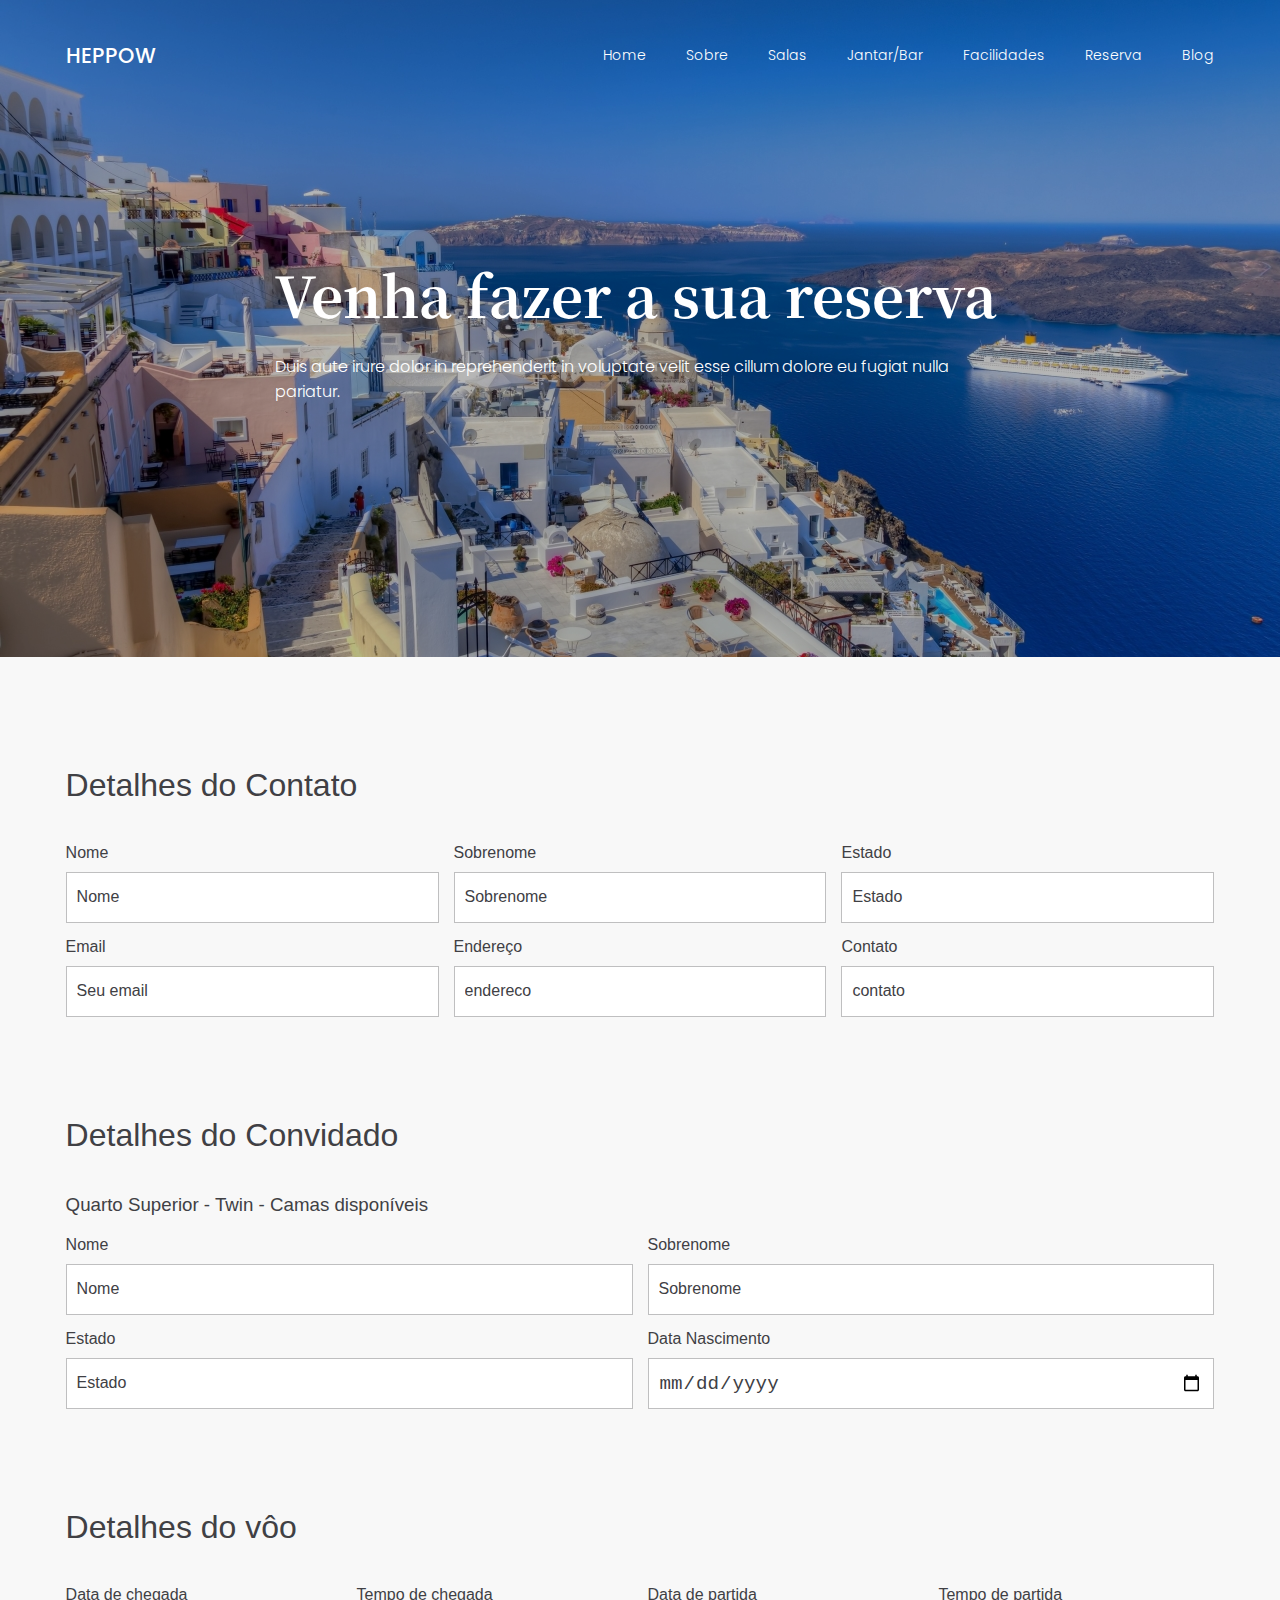
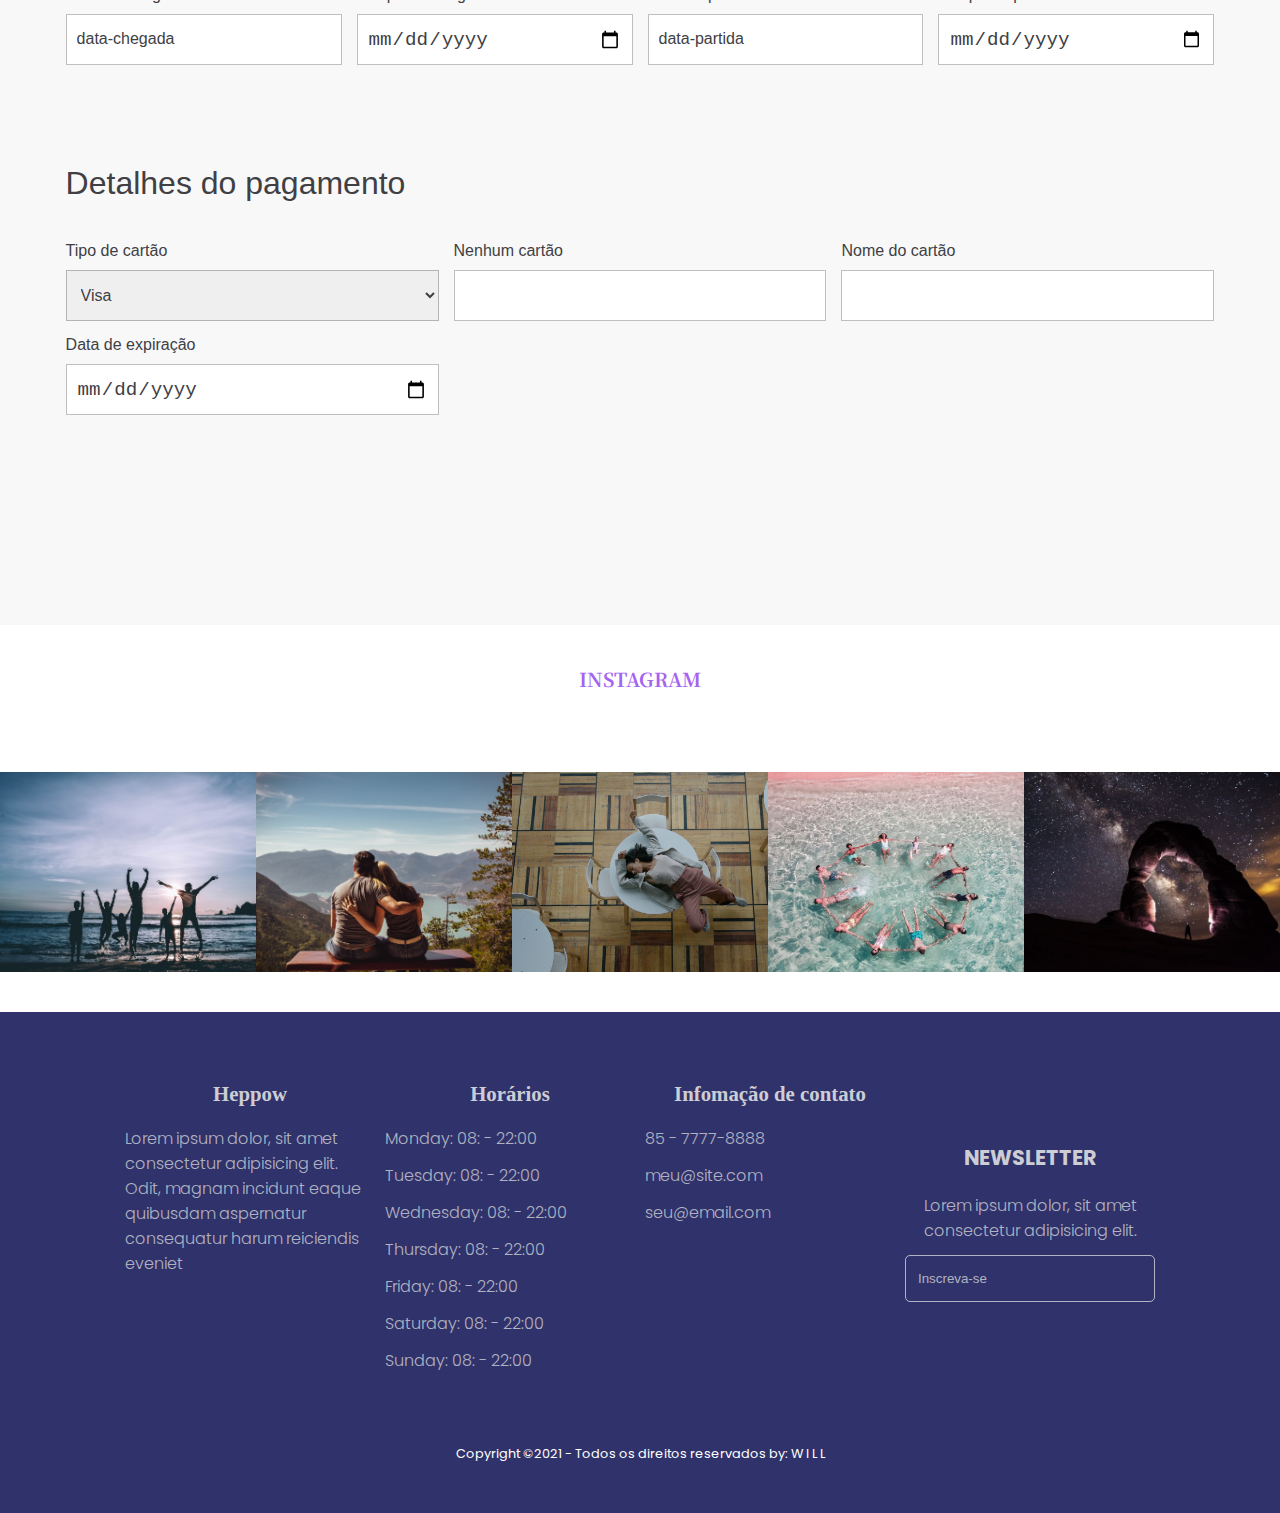
<file: reserva.html>
<!DOCTYPE html>
<html lang="pt-br">
    <head>
        <meta charset="UTF-8">
        <meta http-equiv="X-UA-Compatible" content="IE=edge">
        <meta name="viewport" content="width=device-width, initial-scale=1.0">
        <meta name="description" content="Venha agendar uma vaga para o melhor Hotel da cidade">
        <meta name="keywords" content="HTML, CSS, JavaScript">
        <meta name="author" content="Willian D. Santos">
        <link rel="stylesheet" href="./assets/css/reserva.css">
        <title>H E P P O W - Hotel</title>
    </head>
<body>

    <header id="topo">
        <section class="display-top">
            <section class="container">
                <div class="brand">
                    <a href="">HEPPOW</a>
                </div>
                <nav class="menu">
                    <a href="index.html">Home</a>
                    <a href="sobre.html">Sobre</a>
                    <a href="sala.html">Salas</a>
                    <a href="">Jantar/Bar</a>
                    <a href="">Facilidades</a>
                    <a href="reserva.html">Reserva</a>
                    <a href="blog.html">Blog</a>
                    
                </nav>
                <details class="menu-mobile">
                    <summary></summary>
                    
                    <div class="box-menu">
                        <a href="index.html">Home</a>
                        <a href="sobre.html">Sobre</a>
                        <label for="check">Salas</label>
                        <input type="checkbox" class="trigger-input" id="check">
                        <div class="submenu">
                            <a href="sala.html">Superior</a>
                            <a href="sala.html">Inferior</a>
                            <a href="sala.html">Familia</a>
                            <a href="sala.html">Suite</a>
                        </div>
                        
                        <a href="">Jantar/Bar</a>
                        <a href="">Facilidades</a>
                        <a href="reserva.html">Reserva</a>
                        <a href="blog.html">Blog</a>
                        
                    </div>
                    
                </details>
            </section>
            <section class="container">
                <div class="box-texto-top">
                    <h2>Venha fazer a sua reserva</h2>
                    <p> Duis aute irure dolor in reprehenderit in voluptate 
                        velit esse cillum dolore eu fugiat nulla pariatur. </p>
                </div>
            </section>
        </section><!--DISPLAY-TOP-->
    </header>

    <section id="reservar">
        <div class="container">
            <form action="" class="formulario">
                <div class="form-wrap">
                    <h2>Detalhes do Contato</h2>
                    <div class="form-dados box1">
                        <div class="dados">
                            <label for="nome">Nome</label>
                            <input type="text" id="nome" placeholder="Nome">
                        </div>
                        <div class="dados">
                            <label for="sobrenome">Sobrenome</label>
                            <input type="text" id="nome" placeholder="Sobrenome">
                        </div>
                        <div class="dados">
                            <label for="estado">Estado</label>
                            <input type="text" id="estado" placeholder="Estado">
                        </div>
                        <div class="dados">
                            <label for="email">Email</label>
                            <input type="text" id="email" placeholder="Seu email">
                        </div>
                        <div class="dados">
                            <label for="endereco">Endereço</label>
                            <input type="text" id="endereco" placeholder="endereco">
                        </div>
                        <div class="dados">
                            <label for="contato">Contato</label>
                            <input type="text" id="contato" placeholder="contato">
                        </div>
                    </div>
                </div>

                <div class="form-wrap">
                    <h2>Detalhes do Convidado</h2>
                    <h3>Quarto Superior - Twin - Camas disponíveis</h3>
                    <div class="form-dados box2">
                        <div class="dados">
                            <label for="nome">Nome</label>
                            <input type="text" id="nome" placeholder="Nome">
                        </div>
                        <div class="dados">
                            <label for="sobrenome">Sobrenome</label>
                            <input type="text" id="nome" placeholder="Sobrenome">
                        </div>
                        <div class="dados">
                            <label for="estado">Estado</label>
                            <input type="text" id="estado" placeholder="Estado">
                        </div>
                        <div class="dados">
                            <label for="date">Data Nascimento</label>
                            <input type="date" id="date" placeholder="DD/MM/AAAA">
                        </div>
                    </div>
                </div>

                <div class="form-wrap">
                    <h2>Detalhes do vôo </h2>
                    <div class="form-dados box3">
                        <div class="dados">
                            <label for="data-chegada">Data de chegada</label>
                            <input type="text" id="nome" placeholder="data-chegada">
                        </div>
                        <div class="dados">
                            <label for="tempo-chegada">Tempo de chegada</label>
                            <input type="date" id="tempo-chegada" placeholder="tempo-chegada">
                        </div>
                        <div class="dados">
                            <label for="data-partida">Data de partida</label>
                            <input type="text" id="data-partida" placeholder="data-partida">
                        </div>
                        <div class="dados">
                            <label for="tempo-partida">Tempo de partida</label>
                            <input type="date" id="tempo-partida" placeholder="tempo-partida">
                        </div>
                    </div>
                </div>

                <div class="form-wrap">
                    <h2>Detalhes do pagamento</h2>
                    <div class="form-dados box4">
                        <div class="dados">
                            <label for="tempo-chegada">Tipo de cartão</label>
                            <select name="" id="">
                                <option value="visa">Visa</option>
                                <option value="visa">Master Card</option>
                                <option value="visa">Cred Card</option>
                            </select>
                        </div>
                        <div class="dados">
                            <label for="nocard">Nenhum cartão</label>
                            <input type="text" id="nocard" placeholder="">
                        </div>
                        <div class="dados">
                            <label for="nomecard">Nome do cartão</label>
                            <input type="text" id="nomecard" placeholder="">
                        </div>
                        <div class="dados">
                            <label for="data-partida">Data de expiração</label>
                            <input type="date" id="data-partida" placeholder="DD/MM/AAAA">
                        </div>
                    </div>
                </div>
                
            </form>
        </div>
    </section>

    <section class="instagram">
        <div class="instagram-titulo">
            <h2>INSTAGRAM</h2>
        </div>
        <div class="instagram-wrap">
            <div class="box-img">
                <div class="display">
                    <div  class="img"></div>
                </div>
            </div>
            <div class="box-img">
                <div class="display">
                    <div  class="img"></div>
                </div>
            </div>
            <div class="box-img">
                <div class="display">
                    <div  class="img"></div>
                </div>
            </div>
            <div class="box-img">
                <div class="display">
                    <div  class="img"></div>
                </div>
            </div>
            <div class="box-img">
                <div class="display">
                    <div  class="img"></div>
                </div>
            </div>
        </div>
    </section>

    <footer class="rodape">
        <div class="container">
            <div class="box-rodape">
                <h3>Heppow</h3>
                <p> Lorem ipsum dolor, sit amet consectetur adipisicing elit. Odit, magnam incidunt 
                    eaque quibusdam aspernatur consequatur harum reiciendis eveniet</p>
            </div>
            <div class="box-rodape">
                <h3>Horários</h3>
                <p>Monday: 08: - 22:00</p>
                <p>Tuesday: 08: - 22:00</p>
                <p>Wednesday: 08: - 22:00</p>
                <p>Thursday: 08: - 22:00</p>
                <p>Friday: 08: - 22:00</p>
                <p>Saturday: 08: - 22:00</p>
                <p>Sunday: 08: - 22:00</p>
            </div>
            <div class="box-rodape">
                <h3>Infomação de contato</h3>
                <p>85 - 7777-8888</p>
                <p>meu@site.com</p>
                <p>seu@email.com</p>
            </div>
            <div class="box-rodape">
                <h3>NEWSLETTER</h3>
                <p>Lorem ipsum dolor, sit amet consectetur adipisicing elit.</p>
                <input type="text" placeholder="Inscreva-se">
            </div>
        </div>
        <div>Copyright &copy;2021 - Todos os direitos reservados by: W I L L</div>
    </footer>

</body>
</html>
</file>
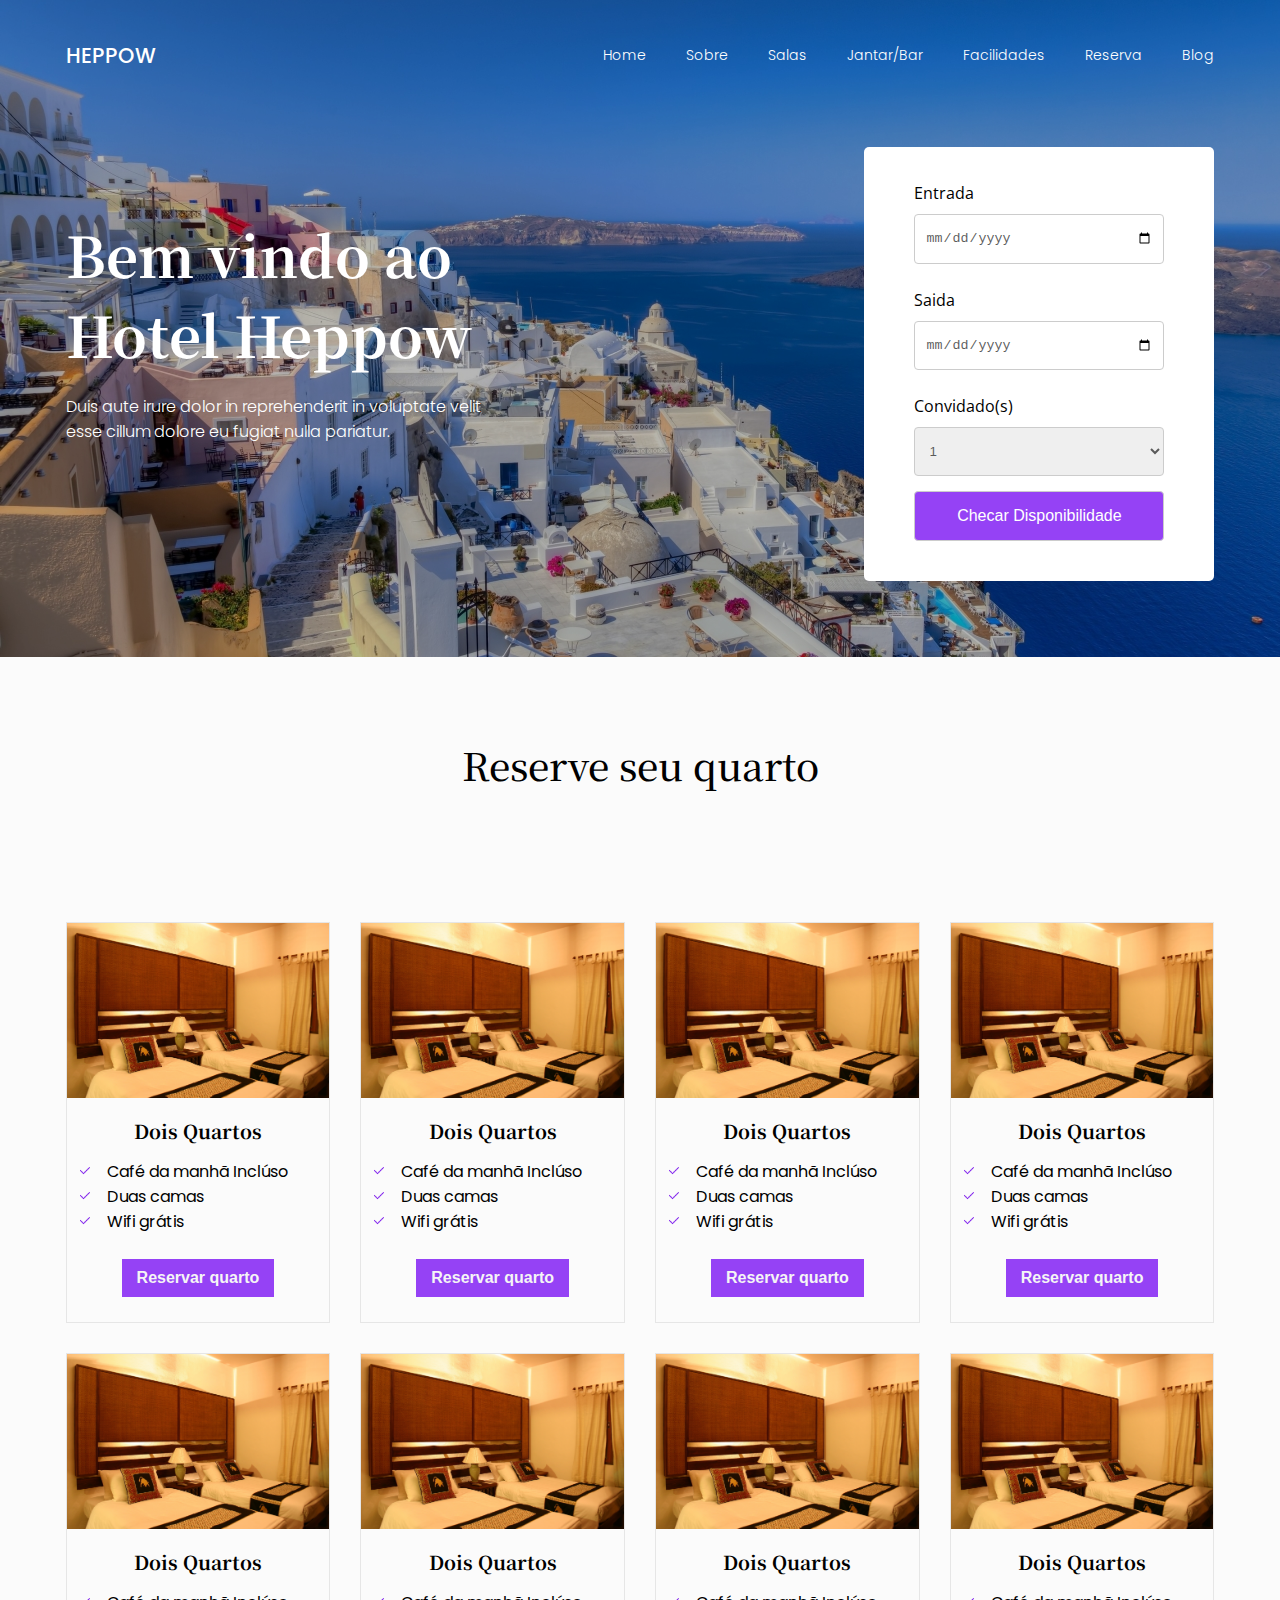
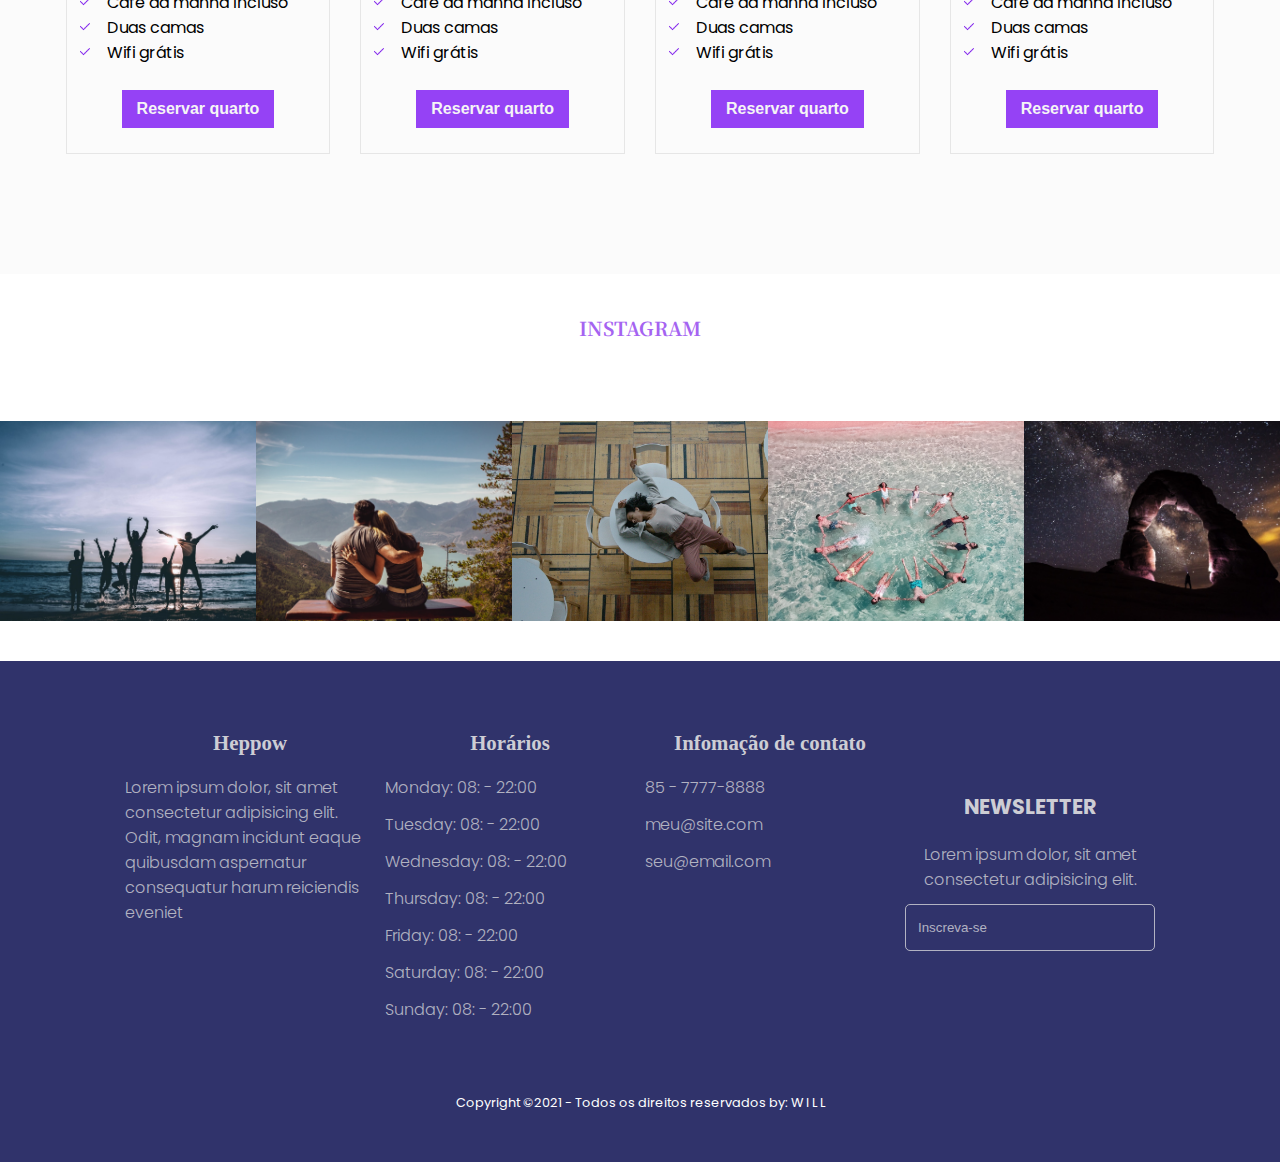
<file: sala.html>
<!DOCTYPE html>
<html lang="pt-br">
<head>
    <meta charset="UTF-8">
    <meta http-equiv="X-UA-Compatible" content="IE=edge">
    <meta name="viewport" content="width=device-width, initial-scale=1.0">
    <meta name="description" content="Venha agendar uma vaga para o melhor Hotel da cidade">
    <meta name="keywords" content="HTML, CSS, JavaScript">
    <meta name="author" content="Willian D. Santos">
    <link rel="stylesheet" href="./assets/css/style.css">
    <title>H E P P O W - Hotel</title>
</head>
<body>
    <header id="topo">
        <section class="display-top">
            <section class="container">
                <div class="brand">
                    <a href="">HEPPOW</a>
                </div>
                <nav class="menu">
                    <a href="index.html">Home</a>
                    <a href="sobre.html">Sobre</a>
                    <a href="">Salas</a>
                    <a href="">Jantar/Bar</a>
                    <a href="">Facilidades</a>
                    <a href="reserva.html">Reserva</a>
                    <a href="blog.html">Blog</a>
                    
                </nav>
                <details class="menu-mobile">
                    <summary></summary>
                    
                    <div class="box-menu">
                        <a href="index.html">Home</a>
                        <a href="sobre.html">Sobre</a>
                        <label for="check">Salas</label>
                        <input type="checkbox" class="trigger-input" id="check">
                        <div class="submenu">
                            <a href="reserva.html">Superior</a>
                            <a href="reserva.html">Inferior</a>
                            <a href="reserva.html">Familia</a>
                            <a href="reserva.html">Suite</a>
                        </div>
                        
                        <a href="">Jantar/Bar</a>
                        <a href="">Facilidades</a>
                        <a href="reserva.html">Reserva</a>
                        <a href="blog.html">Blog</a>
                        
                    </div>
                    
                </details>
            </section>
            <section class="container">
                <div class="box-texto-top">
                    <h2>Bem vindo ao Hotel <span>Heppow</span></h2>
                    <p> Duis aute irure dolor in reprehenderit in voluptate 
                        velit esse cillum dolore eu fugiat nulla pariatur. </p>
                </div>
                <div class="box-formulario-top">
                    <form action="" class="formulario">
                        <div class="form-wrap">
                            <label for="">Entrada</label>
                            <input type="date" placeholder="DD-MM-AAAA">
                        </div>
                        <div class="form-wrap">
                            <label for="">Saida</label>
                            <input type="date" placeholder="DD-MM-AAAA">
                        </div>
                        <div class="form-wrap">
                            <label for="">Convidado(s)</label>
                            <select name="" id="">
                                <option value="um" selected>1</option>
                                <option value="dois">2</option>
                                <option value="tres">3</option>
                                <option value="quatrooumais">+4</option>
                            </select>
                        </div>
                        <div class="form-wrap">
                            <input type="submit" name="enviar" value="Checar Disponibilidade">
                        </div>
                    </form>
                </div>
            </section>
        </section><!--DISPLAY-TOP-->
    </header>

    <section><!--FORMULÁRIO - CHECKIN - MOBILE-->
        <div class="container formulario-checkin-mobile">
            <form action="" class="formulario">
                <div class="form-wrap">
                    <label for="">Entrada</label>
                    <input type="date" placeholder="DD-MM-AAAA">
                </div>
                <div class="form-wrap">
                    <label for="">Saida</label>
                    <input type="date" placeholder="DD-MM-AAAA">
                </div>
                <div class="form-wrap">
                    <label for="">Convidado(s)</label>
                    <select name="" id="">
                        <option value="um" selected>1</option>
                        <option value="dois">2</option>
                        <option value="tres">3</option>
                        <option value="quatrooumais">+4</option>
                    </select>
                </div>
                <div class="form-wrap">
                    <input type="submit" name="enviar" value="Checar Disponibilidade">
                </div>
            </form>
        </div>
    </section>

    <section class="reservas">
        <div class="reservas-texto">
            <h2>Reserve seu quarto</h2>
        </div>
        <div class="container">
            <div class="reservas-quartos">
                <div class="box-quartos">
                    <img src="./assets/img/quartos/bg-quarto01.jpg" alt="Quarto 01">
                    <div class="quartos-titulo">
                        <h2>Dois Quartos</h2>
                    </div>
                    <div class="quartos-texto">
                        <p>Café da manhã Inclúso</p>
                        <p>Duas camas</p>
                        <p>Wifi grátis</p>
                    </div>
                    <div class="btn">
                        <button>Reservar quarto</button>
                    </div>
                </div>
            </div>
            <div class="reservas-quartos">
                <div class="box-quartos">
                    <img src="./assets/img/quartos/bg-quarto01.jpg" alt="Quarto 01">
                    <div class="quartos-titulo">
                        <h2>Dois Quartos</h2>
                    </div>
                    <div class="quartos-texto">
                        <p>Café da manhã Inclúso</p>
                        <p>Duas camas</p>
                        <p>Wifi grátis</p>
                    </div>
                    <div class="btn">
                        <button>Reservar quarto</button>
                    </div>
                </div>
            </div>
            <div class="reservas-quartos">
                <div class="box-quartos">
                    <img src="./assets/img/quartos/bg-quarto01.jpg" alt="Quarto 01">
                    <div class="quartos-titulo">
                        <h2>Dois Quartos</h2>
                    </div>
                    <div class="quartos-texto">
                        <p>Café da manhã Inclúso</p>
                        <p>Duas camas</p>
                        <p>Wifi grátis</p>
                    </div>
                    <div class="btn">
                        <button>Reservar quarto</button>
                    </div>
                </div>
            </div>
            <div class="reservas-quartos">
                <div class="box-quartos">
                    <img src="./assets/img/quartos/bg-quarto01.jpg" alt="Quarto 01">
                    <div class="quartos-titulo">
                        <h2>Dois Quartos</h2>
                    </div>
                    <div class="quartos-texto">
                        <p>Café da manhã Inclúso</p>
                        <p>Duas camas</p>
                        <p>Wifi grátis</p>
                    </div>
                    <div class="btn">
                        <button>Reservar quarto</button>
                    </div>
                </div>
            </div>

            <div class="reservas-quartos">
                <div class="box-quartos">
                    <img src="./assets/img/quartos/bg-quarto01.jpg" alt="Quarto 01">
                    <div class="quartos-titulo">
                        <h2>Dois Quartos</h2>
                    </div>
                    <div class="quartos-texto">
                        <p>Café da manhã Inclúso</p>
                        <p>Duas camas</p>
                        <p>Wifi grátis</p>
                    </div>
                    <div class="btn">
                        <button>Reservar quarto</button>
                    </div>
                </div>
            </div>
            <div class="reservas-quartos">
                <div class="box-quartos">
                    <img src="./assets/img/quartos/bg-quarto01.jpg" alt="Quarto 01">
                    <div class="quartos-titulo">
                        <h2>Dois Quartos</h2>
                    </div>
                    <div class="quartos-texto">
                        <p>Café da manhã Inclúso</p>
                        <p>Duas camas</p>
                        <p>Wifi grátis</p>
                    </div>
                    <div class="btn">
                        <button>Reservar quarto</button>
                    </div>
                </div>
            </div>
            <div class="reservas-quartos">
                <div class="box-quartos">
                    <img src="./assets/img/quartos/bg-quarto01.jpg" alt="Quarto 01">
                    <div class="quartos-titulo">
                        <h2>Dois Quartos</h2>
                    </div>
                    <div class="quartos-texto">
                        <p>Café da manhã Inclúso</p>
                        <p>Duas camas</p>
                        <p>Wifi grátis</p>
                    </div>
                    <div class="btn">
                        <button>Reservar quarto</button>
                    </div>
                </div>
            </div>
            <div class="reservas-quartos">
                <div class="box-quartos">
                    <img src="./assets/img/quartos/bg-quarto01.jpg" alt="Quarto 01">
                    <div class="quartos-titulo">
                        <h2>Dois Quartos</h2>
                    </div>
                    <div class="quartos-texto">
                        <p>Café da manhã Inclúso</p>
                        <p>Duas camas</p>
                        <p>Wifi grátis</p>
                    </div>
                    <div class="btn">
                        <button>Reservar quarto</button>
                    </div>
                </div>
            </div>
        </div>
    </section>

    <section class="instagram">
        <div class="instagram-titulo">
            <h2>INSTAGRAM</h2>
        </div>
        <div class="instagram-wrap">
            <div class="box-img">
                <div class="display">
                    <div  class="img"></div>
                </div>
            </div>
            <div class="box-img">
                <div class="display">
                    <div  class="img"></div>
                </div>
            </div>
            <div class="box-img">
                <div class="display">
                    <div  class="img"></div>
                </div>
            </div>
            <div class="box-img">
                <div class="display">
                    <div  class="img"></div>
                </div>
            </div>
            <div class="box-img">
                <div class="display">
                    <div  class="img"></div>
                </div>
            </div>
        </div>
    </section>

    <footer class="rodape">
        <div class="container">
            <div class="box-rodape">
                <h3>Heppow</h3>
                <p> Lorem ipsum dolor, sit amet consectetur adipisicing elit. Odit, magnam incidunt 
                    eaque quibusdam aspernatur consequatur harum reiciendis eveniet</p>
            </div>
            <div class="box-rodape">
                <h3>Horários</h3>
                <p>Monday: 08: - 22:00</p>
                <p>Tuesday: 08: - 22:00</p>
                <p>Wednesday: 08: - 22:00</p>
                <p>Thursday: 08: - 22:00</p>
                <p>Friday: 08: - 22:00</p>
                <p>Saturday: 08: - 22:00</p>
                <p>Sunday: 08: - 22:00</p>
            </div>
            <div class="box-rodape">
                <h3>Infomação de contato</h3>
                <p>85 - 7777-8888</p>
                <p>meu@site.com</p>
                <p>seu@email.com</p>
            </div>
            <div class="box-rodape">
                <h3>NEWSLETTER</h3>
                <p>Lorem ipsum dolor, sit amet consectetur adipisicing elit.</p>
                <input type="text" placeholder="Inscreva-se">
            </div>
        </div>
        <div>Copyright &copy;2021 - Todos os direitos reservados by: W I L L</div>
    </footer>

    <script src="./assets/js/main.js"></script>
</body>
</html>
</file>
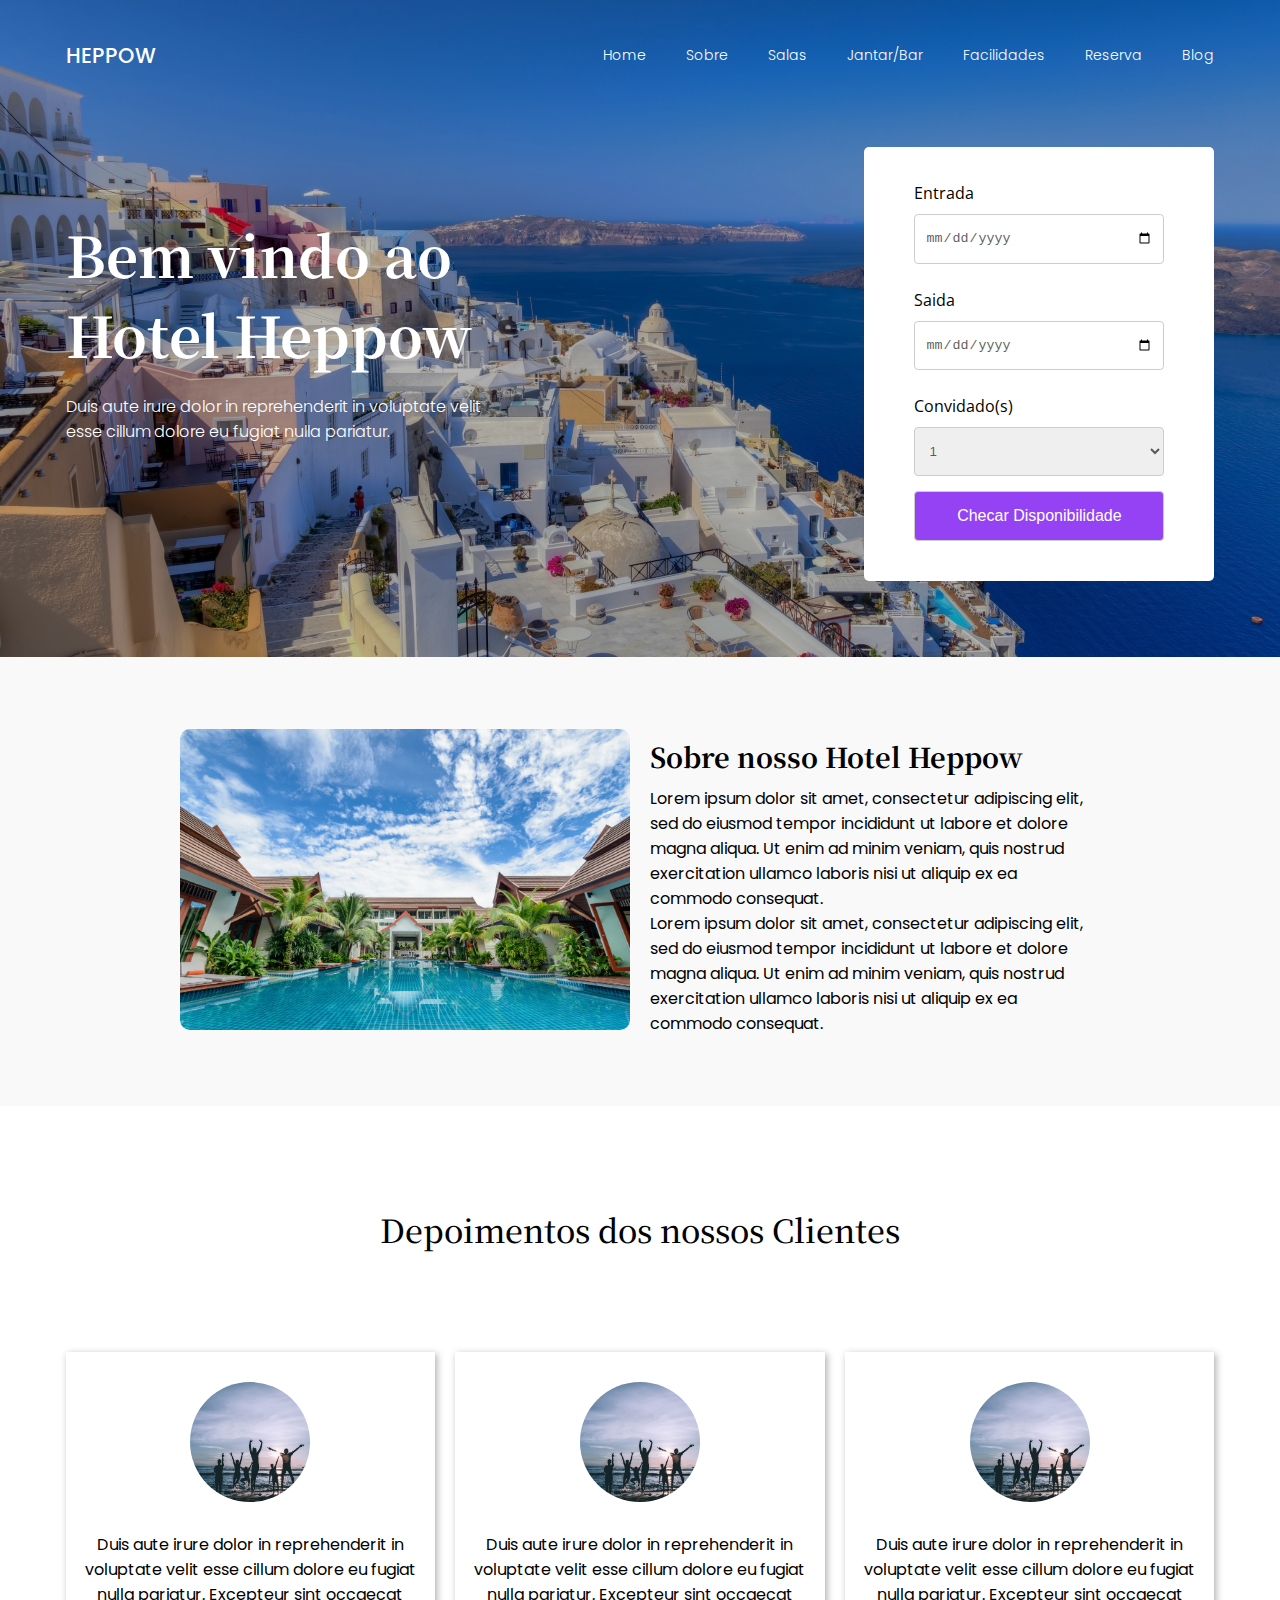
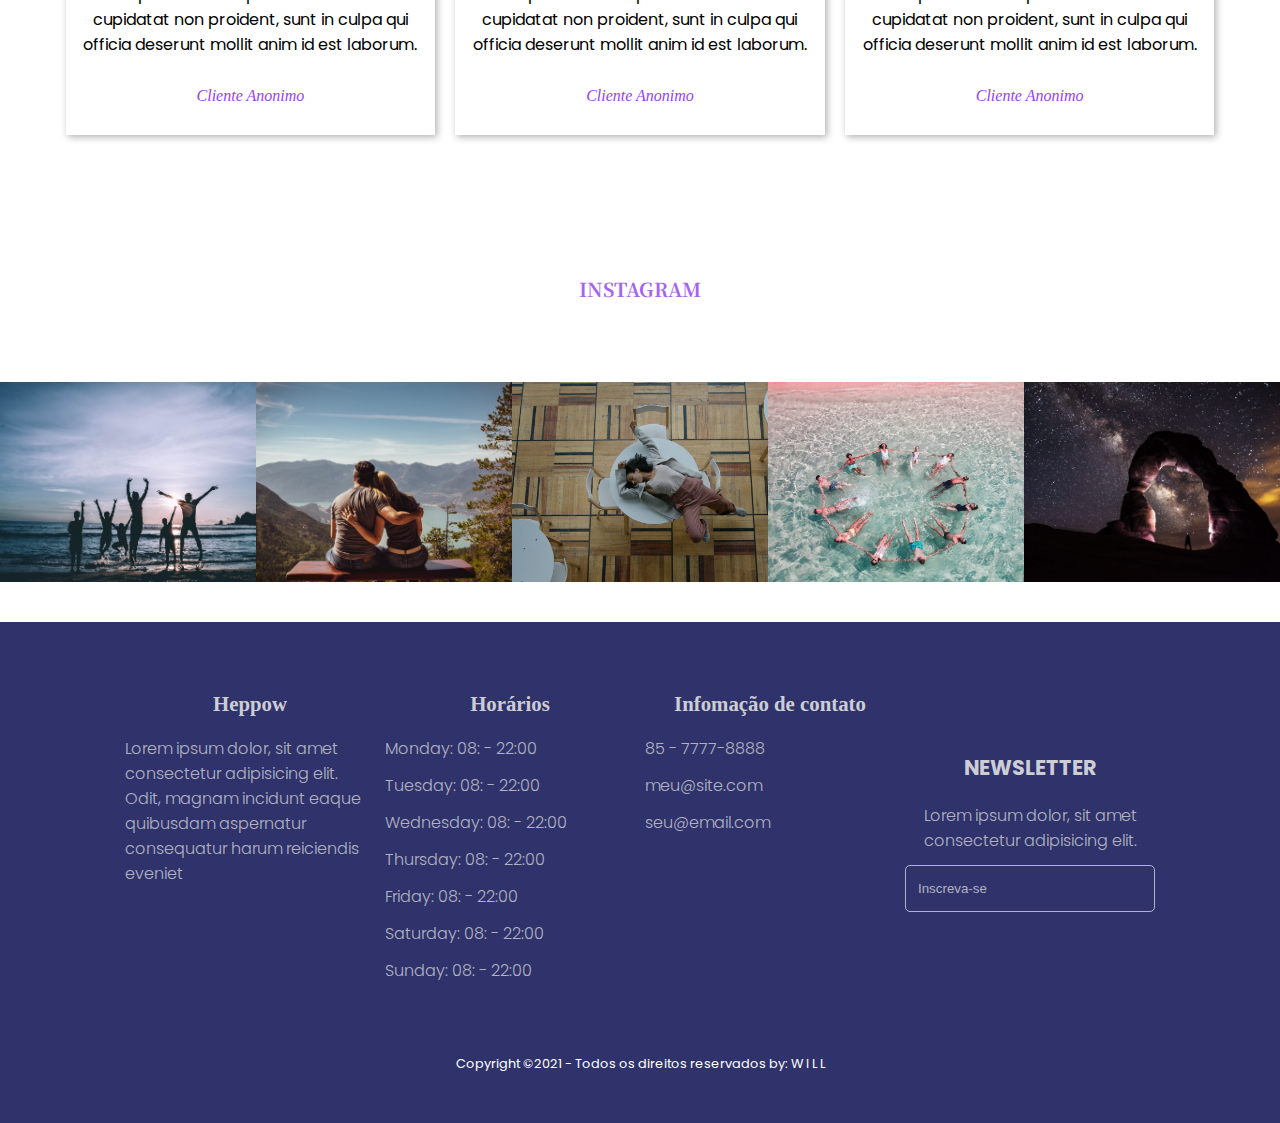
<file: sobre.html>
<!DOCTYPE html>
<html lang="pt-br">
<head>
    <meta charset="UTF-8">
    <meta http-equiv="X-UA-Compatible" content="IE=edge">
    <meta name="viewport" content="width=device-width, initial-scale=1.0">
    <meta name="description" content="Venha agendar uma vaga para o melhor Hotel da cidade">
    <meta name="keywords" content="HTML, CSS, JavaScript">
    <meta name="author" content="Willian D. Santos">
    <link rel="stylesheet" href="./assets/css/style.css">
    <link rel="stylesheet" href="./assets/css/sobre.css">
    <title>H E P P O W - Hotel</title>
</head>
<body>
    <header id="topo">
        <section class="display-top">
            <section class="container">
                <div class="brand">
                    <a href="">HEPPOW</a>
                </div>
                <nav class="menu">
                    <a href="index.html">Home</a>
                    <a href="sobre.html">Sobre</a>
                    <a href="sala.html">Salas</a>
                    <a href="">Jantar/Bar</a>
                    <a href="">Facilidades</a>
                    <a href="reserva.html">Reserva</a>
                    <a href="blog.html">Blog</a>
                    
                </nav>
                <details class="menu-mobile">
                    <summary></summary>
                    
                    <div class="box-menu">
                        <a href="index.html">Home</a>
                        <a href="sobre.html">Sobre</a>
                        <label for="check">Salas</label>
                        <input type="checkbox" class="trigger-input" id="check">
                        <div class="submenu">
                            <a href="sala.html">Superior</a>
                            <a href="sala.html">Inferior</a>
                            <a href="sala.html">Familia</a>
                            <a href="sala.html">Suite</a>
                        </div>
                        
                        <a href="">Jantar/Bar</a>
                        <a href="">Facilidades</a>
                        <a href="reserva.html">Reserva</a>
                        <a href="blog.html">Blog</a>
                        
                    </div>
                    
                </details>
            </section>
            <section class="container">
                <div class="box-texto-top">
                    <h2>Bem vindo ao Hotel <span>Heppow</span></h2>
                    <p> Duis aute irure dolor in reprehenderit in voluptate 
                        velit esse cillum dolore eu fugiat nulla pariatur. </p>
                </div>
                <div class="box-formulario-top">
                    <form action="" class="formulario">
                        <div class="form-wrap">
                            <label for="">Entrada</label>
                            <input type="date" placeholder="DD-MM-AAAA">
                        </div>
                        <div class="form-wrap">
                            <label for="">Saida</label>
                            <input type="date" placeholder="DD-MM-AAAA">
                        </div>
                        <div class="form-wrap">
                            <label for="">Convidado(s)</label>
                            <select name="" id="">
                                <option value="um" selected>1</option>
                                <option value="dois">2</option>
                                <option value="tres">3</option>
                                <option value="quatrooumais">+4</option>
                            </select>
                        </div>
                        <div class="form-wrap">
                            <input type="submit" name="enviar" value="Checar Disponibilidade">
                        </div>
                    </form>
                </div>
            </section>
        </section><!--DISPLAY-TOP-->
    </header>

    <section><!--FORMULÁRIO - CHECKIN - MOBILE-->
        <div class="container formulario-checkin-mobile">
            <form action="" class="formulario">
                <div class="form-wrap">
                    <label for="">Entrada</label>
                    <input type="date" placeholder="DD-MM-AAAA">
                </div>
                <div class="form-wrap">
                    <label for="">Saida</label>
                    <input type="date" placeholder="DD-MM-AAAA">
                </div>
                <div class="form-wrap">
                    <label for="">Convidado(s)</label>
                    <select name="" id="">
                        <option value="um" selected>1</option>
                        <option value="dois">2</option>
                        <option value="tres">3</option>
                        <option value="quatrooumais">+4</option>
                    </select>
                </div>
                <div class="form-wrap">
                    <input type="submit" name="enviar" value="Checar Disponibilidade">
                </div>
            </form>
        </div>
    </section>

    <section class="sobre">
        <div class="container">
            <div class="right">
                <div class="right-box">
                    <img src="./assets/img/bg-sobre.jpg" alt="Sobre">
                </div>
            </div>
            <div class="left">
                <h2>Sobre nosso Hotel Heppow</h2>
                <p>Lorem ipsum dolor sit amet, consectetur adipiscing elit, sed do eiusmod tempor incididunt ut 
                labore et dolore magna aliqua. Ut enim ad minim veniam, quis nostrud exercitation ullamco 
                laboris nisi ut aliquip ex ea commodo consequat. </p>
                <p>Lorem ipsum dolor sit amet, consectetur adipiscing elit, sed do eiusmod tempor incididunt ut 
                labore et dolore magna aliqua. Ut enim ad minim veniam, quis nostrud exercitation ullamco 
                laboris nisi ut aliquip ex ea commodo consequat. </p>
            </div>
            
        </div>
    </section>

    <section id="depoimentos">
        <div class="depoimentos-titulo">
            <h2>Depoimentos dos nossos Clientes</h2>
        </div>
        <div class="container">
            <div class="depo-wrap">
                <div class="depo-wrap-img"></div>
                <div class="depo-wrap-texto">
                    <p>Duis aute irure dolor in reprehenderit in voluptate velit esse cillum dolore eu fugiat 
                    nulla pariatur. Excepteur sint occaecat cupidatat non proident, sunt in culpa qui 
                    officia deserunt mollit anim id est laborum.</p>

                    <span>Cliente Anonimo</span>
                </div>
            </div>
            <div class="depo-wrap">
                <div class="depo-wrap-img"></div>
                <div class="depo-wrap-texto">
                    <p>Duis aute irure dolor in reprehenderit in voluptate velit esse cillum dolore eu fugiat 
                    nulla pariatur. Excepteur sint occaecat cupidatat non proident, sunt in culpa qui 
                    officia deserunt mollit anim id est laborum.</p>

                    <span>Cliente Anonimo</span>
                </div>
            </div>
            <div class="depo-wrap">
                <div class="depo-wrap-img"></div>
                <div class="depo-wrap-texto">
                    <p>Duis aute irure dolor in reprehenderit in voluptate velit esse cillum dolore eu fugiat 
                    nulla pariatur. Excepteur sint occaecat cupidatat non proident, sunt in culpa qui 
                    officia deserunt mollit anim id est laborum.</p>

                    <span>Cliente Anonimo</span>
                </div>
            </div>
        </div>
    </section>

    <section class="instagram">
        <div class="instagram-titulo">
            <h2>INSTAGRAM</h2>
        </div>
        <div class="instagram-wrap">
            <div class="box-img">
                <div class="display">
                    <div  class="img"></div>
                </div>
            </div>
            <div class="box-img">
                <div class="display">
                    <div  class="img"></div>
                </div>
            </div>
            <div class="box-img">
                <div class="display">
                    <div  class="img"></div>
                </div>
            </div>
            <div class="box-img">
                <div class="display">
                    <div  class="img"></div>
                </div>
            </div>
            <div class="box-img">
                <div class="display">
                    <div  class="img"></div>
                </div>
            </div>
        </div>
    </section>

    <footer class="rodape">
        <div class="container">
            <div class="box-rodape">
                <h3>Heppow</h3>
                <p> Lorem ipsum dolor, sit amet consectetur adipisicing elit. Odit, magnam incidunt 
                    eaque quibusdam aspernatur consequatur harum reiciendis eveniet</p>
            </div>
            <div class="box-rodape">
                <h3>Horários</h3>
                <p>Monday: 08: - 22:00</p>
                <p>Tuesday: 08: - 22:00</p>
                <p>Wednesday: 08: - 22:00</p>
                <p>Thursday: 08: - 22:00</p>
                <p>Friday: 08: - 22:00</p>
                <p>Saturday: 08: - 22:00</p>
                <p>Sunday: 08: - 22:00</p>
            </div>
            <div class="box-rodape">
                <h3>Infomação de contato</h3>
                <p>85 - 7777-8888</p>
                <p>meu@site.com</p>
                <p>seu@email.com</p>
            </div>
            <div class="box-rodape">
                <h3>NEWSLETTER</h3>
                <p>Lorem ipsum dolor, sit amet consectetur adipisicing elit.</p>
                <input type="text" placeholder="Inscreva-se">
            </div>
        </div>
        <div>Copyright &copy;2021 - Todos os direitos reservados by: W I L L </div>
    </footer>

    <script src="./assets/js/main.js"></script>
</body>
</html>
</file>
<file: assets/css/style.css>
@import url('https://fonts.googleapis.com/css2?family=Poppins:wght@300;500;600&display=swap');
@import url('https://fonts.googleapis.com/css2?family=Noto+Serif+SC:wght@300;500&display=swap');
@import url('https://fonts.googleapis.com/css2?family=Open+Sans:wght@300;400;600&display=swap');

*{
    padding: 0;
    margin: 0;
    box-sizing: border-box;
}
body{/*background-color: #f8f9fa;*/}
.container{
    width: 100%;max-width: 1200px;
    margin: 0 auto;padding: 0 2%;}
h2{font-family: "Noto Serif SC";font-size: 1.2rem;}

p{font-family: "Poppins";}
a{
    color: black;font-family: "Poppins";
    font-size: 14px;font-weight: 300;
    text-decoration: none;
}

.btn{width: 100%;padding: 25px;text-align: center;}
.btn button{
    background-color: #9542f5;border: none;
    cursor: pointer;color: #f5f5f5;
    font-weight: bold;font-size: 1rem;
    padding: 10px 15px;transition: 0.7s;
}
button:hover{background-color:#242225;}

/*===========HEADER=========*/

#topo {
    background-image: url("../img/background-top.jpg");
    background-repeat: no-repeat; 
    height: 100%;
    
}
#topo .display-top {
    background-color: rgba(0, 0, 0, 0.288);
    padding-top:40px;
    height: 100%;
    width:100%;
}
#topo .display-top > .container{
    align-items: center;
    display: flex;
    justify-content: space-between; 
    
}
#topo .container > .brand > a{
    color: white;
    font-size: 1.3em;
    font-weight: 500; 
}
.container details{display: none;}
nav.menu{
    display: flex;
    gap: 40px;
}
nav.menu a{
    color: white;
}
nav.menu a:hover{
    color: #9542f5;
}

/*===========HEADER CONTAINER DOIS=========*/

#topo .display-top > .container:last-child{
    display: flex;
    justify-content: space-between; 
    gap: 20px;
    height: calc(700px - 114px);
}

#topo .box-texto-top{
    max-width: 430px;
    margin-top: -70px;
    color: white;
}
#topo .box-texto-top h2{
    color: white;
    font-size: 3.5rem;
    margin-bottom: 20px; 
}
#topo .box-texto-top p{
    font-weight: 300;   
}

#topo .box-formulario-top{
    align-self: center;
}
#topo .box-formulario-top > .formulario{
    background-color: white;
    border-radius: 5px;
    width: 350px;
    padding: 25px 50px;

}
#topo .formulario .form-wrap {
    margin-bottom: 15px;
    font-family: "Open Sans";
}

#topo .formulario .form-wrap label{
    display: block;
    padding: 10px 0;
    
}
#topo .formulario .form-wrap input,
#topo .formulario .form-wrap select{
    border: 1px solid #ccc;
    border-radius: 4px;
    color: rgba(56, 56, 56, 0.815);
    width: 100%;
    padding: 15px 10px;
    outline: none;
    
}
#topo .formulario .form-wrap input[type='submit']{
    background-color: #9542f5;
    color: white;
    cursor: pointer;
    font-size: 1rem;
    font-weight:400;
    transition:0.7s;
}
#topo .formulario .form-wrap input[type='submit']:hover{
    background-color: #312e33;
    
}
/*==========================================*/
.formulario-checkin-mobile{display: none;}

/*============BENEFICIOS===========*/
#beneficios .container-beneficios{
    width: 100%;
    background-color: #8b8b9215;
}
.tags-beneficios{
    background-color:#242225;
    display: flex;
   /* grid-template-columns:repeat(auto-fit, minmax(230px, auto));*/
    justify-content: space-around;
    text-align: center;
}
.tags-box{
    width:33.33%;
}
.tags-box h2{
    margin-bottom: 10px;
}
.tags-beneficios h2{
   padding: 12px;
   color: white;
   font-size:1rem;
   transition:0.7s;
}
.tags-beneficios h2:hover{
    /*background-color:rgb(129, 23, 250);*/
    background-color:#9542f5;
    cursor: pointer;
}
.tags-value{
    width: 100%;
    max-width:1280px;
    margin: 0 auto;
    padding: 70px 4%;
}
.tags-value-box{
    width: 100%;
    max-width: 700px;
    margin: 0 auto;
    display: none;
}
.tags-value .bad{
    display: block;
}

.tags-value-box span{
    background-image: url("../img/icons/bed.png");
    background-size: contain;
    background-repeat: no-repeat;
    display: block;
    margin-bottom: 20px;
    height: 90px;
    width: 90px;
}
.tags-value-box:nth-child(2) span{
    background-image: url("../img/icons/refeicao.png");
}
.tags-value-box:nth-child(3) span{
    background-image: url("../img/icons/academia.png");
}
.tags-value-box:nth-child(4) span{
    background-image: url("../img/icons/recepcao.png");
}
.tags-value-box:nth-child(5) span{
    background-image: url("../img/icons/sunset.png");
}
.tags-value-box:nth-child(6) span{
    background-image: url("../img/icons/spa.png");
}
.tags-value-box:nth-child(7) span{
    background-image: url("../img/icons/wifi.png");
}
.tags-value-box:nth-child(8) span{
    background-image: url("../img/icons/balcao-de-bar.png");
}
.tags-value-box:nth-child(9) span{
    background-image: url("../img/icons/piscina.png");
}

.tags-value-box h2{
    font-size: 2.5rem;
}
.tags-value-box h3{
    font-family: "Noto Serif SC";
    font-weight: 300;
    font-size: 1.2rem;
    margin: 20px 0;
}
.tags-value-box p{
    font-weight: 300;
    font-size: 0.9rem;
}
.tags-value-box button{
    width: 150px;
    background-color: #9542f5;
    border: none;
    cursor: pointer;
    color: #f5f5f5;
    font-weight: bold;
    font-size: 1rem;
    margin-top: 20px;
    padding: 12px;
    outline: none;
    transition: 0.7s;
}
.tags-value-box button:hover{
    background-color:#242225;
}

/*===============RESERVAS==============*/
.reservas{
    background-color: #8b8b9209;
}
.reservas-texto{
    text-align: center;
    padding: 80px 0;
}
.reservas-texto h2{
    font-size: 2.4rem;
    font-weight: 500;
}
.reservas .container{
    display: grid;
    grid-template-columns: repeat(auto-fit, minmax(250px, auto));
    gap: 30px;
    justify-content: center;
    margin: 0 auto;
    padding-top: 50px;
    padding-bottom: 120px;
}
.reservas .container .reservas-quartos{
    max-width: 350px;
    border: 1px solid #312e331a;
}
.reservas .container .box-quartos > img{
    width: 100%;
    height: 100%;
}
.reservas .container .box-quartos .quartos-titulo{
    padding: 15px 12px;
    text-align: center;
}

.box-quartos .quartos-texto p{
    padding-left: 40px;
    background-image: url("../img/icons/check.png");
    background-position: 13px;
    background-size: 10px 10px;
    background-repeat: no-repeat;
}
.reservas .container .box-quartos .btn{
    width: 100%;
    padding: 25px;
    text-align: center;
}
.reservas .container .box-quartos .btn button{
    background-color: #9542f5;
    border: none;
    cursor: pointer;
    color: #f5f5f5;
    font-weight: bold;
    font-size: 1rem;
    padding: 10px 15px;
    transition: 0.7s;
}
.reservas .container .box-quartos .btn button:hover{
    background-color:#242225;
}

/*==========SALA DE REUNIÃO=========*/
#sala-reuniao {
    width: 100%;
    height: 100%;
    background-image: url("../img/sala-reuniao.jpg");
    background-repeat: no-repeat;
    background-attachment: fixed;
    background-size: cover;
    background-position: center;
}
#sala-reuniao .box{
    width: 100%;
    min-height: 580px;
    background-color: rgba(0, 0, 0, 0.404);
}
.sala-box-texto{
    width: 100%;
    max-width: 500px;
    margin: 0 auto;
    transform: translateY(230px);
}
.sala-box-texto h2{
    color: rgb(252, 252, 252);
    text-align: center;
    font-size: 3rem;
}
/*==============REESTAURANTE===============*/
#restaurante{
    padding: 0 2% 150px 2%;
    background-color: #8b8b9218;
}
.restaurante-texto{
    text-align: center;
    padding: 60px 0;
}
.restaurante-texto h2{
    font-size: 2.4rem;
    font-weight: 500;
}
#restaurante .cardapio{
    width: 100%;
    display: flex;
    justify-content: center;
    gap: 7px;
    margin-bottom: 100px;
    padding: 0 2%;
}
#restaurante .cardapio > div{
    
    padding: 15px 12px;
    background-color: #312e33;
    box-shadow: 4px 4px 10px #cdcdcf; 
    color: white;
    font-family: sans-serif;font-size: 1.1rem;
    transition: 0.7s;
}
#restaurante .cardapio > div:hover{
    background-color: #9d49fc;
    cursor: pointer;
}
#restaurante .container{
    padding: 0;
    width: 100%;
    display:grid;
    display: none;
    grid-template-columns: repeat(auto-fit, minmax(auto, 500px));
    justify-content: space-evenly;
    gap:10px;
}
#restaurante .c-um{
    display: grid;
}
.container .box .box-prato{
    align-items: center;
    display: flex;
    gap: 10px;
    background-color: white;
    padding: 10px;
    box-shadow: 4px 4px 10px #cdcdcf2f;
    transition: 0.7s;
}
.container .box .box-prato:hover{
    background-color: #7c37ca;
    color: white;
}
.container .box .prato-img{
    width: 70px;
    height: 70px;
    border-radius: 70px;
    background: #000;
}
.c-um .box .prato-img{
    background: #000;
    background-image: url("../img/pastel.jpg");
    background-repeat: no-repeat;
    background-size: cover;
    background-position: center;
}
.c-dois .box .prato-img{
    background: #000;
    background-image: url("../img/pudim.png");
    background-repeat: no-repeat;
    background-size: cover;
    background-position: center;
}
.c-tres .box .prato-img{
    background: #000;
    background-image: url("../img/laranja.jpg");
    background-repeat: no-repeat;
    background-size: cover;
    background-position: center;
}
.container .box .prato-texto{
    padding: 7px;
}
/*===============DEPOiMeNTOS=========*/
#depoimentos{
    padding-bottom: 100px;
}
.depoimentos-titulo h2{
    text-align: center;
    padding: 100px 0;
    font-size: 2.0rem;
    font-weight: 500;
}
#depoimentos .container{
    display:grid;
    grid-template-columns: repeat(auto-fit, minmax(300px, auto));
    justify-content: space-between;
    gap: 20px;
}
.depo-wrap{
    box-shadow: 2px 2px 7px rgba(49, 46, 51, 0.39);
}
.depo-wrap-img{
    width: 120px;
    height: 120px;
    border-radius: 120px;
    background-color: rgb(27, 27, 27);
    background-image: url('../img/instagram/bg-01.jpg');
    background-size: cover;
    background-position: center;
    margin: 30px auto;
}
.depo-wrap-texto{
    padding: 0 4%;
    text-align: center;
}
.depo-wrap-texto span{
    font-size: 1rem;
    color: #9542f5;
    font-style: oblique;
    padding: 30px 0;
    display: block;
}
/*============INFORMAÇÕES RECENNTES===========*/
#atividade-recentes{
    background-color: #cdcdcf2c;
    padding-bottom: 200px;
}
.atividade-titulo h2{
    text-align: center;
    padding: 100px 0;
    font-size: 2.4rem;
    font-weight: 500;
    color: #312e33;
}
#atividade-recentes .container{
    display: grid;
    grid-template-columns: repeat(auto-fit, minmax(250px, auto));
    justify-content: center;
    gap:30px;
    
}
#atividade-recentes .atividade-wrap{
    box-shadow:0 0 7px #cdcdcf;
    max-width: 350px;
    
}
.atividade-wrap .img-wrap{
    width: 100%;
    min-height: 330px;
    background-color: #312e33;
    background-image: url("../img/recentpost/post01.jpg");
    background-position: center;
    background-size: cover;
    background-repeat: no-repeat;
}
.atividade-wrap .second{
    background-image: url("../img/recentpost/post02.jpg");
}
.atividade-wrap .last{
    background-image: url("../img/recentpost/post03.jpg");
    background-position: center;
    background-size: cover;
    background-repeat: no-repeat;
}

.texto-wrap{
    padding: 20px 15px;
    text-align: left;
    color: #312e33;
    font-size: 1rem;
}
.atividade-wrap p:hover{
    color: #9542f5;
    transition: 0.7s;
}
.atividade-wrap span{
    display: block;
    padding: 15px;
    color:#f1f1f1 ;
    font-family: sans-serif;
    font-size: 0.8rem;
    background-color: #9542f5;
    text-align: right;
}
/*============INSSAAGGRAM===========*/
.instagram-wrap {
    width: 100%;
    display: flex;
    padding: 40px 0;
}
.instagram-titulo h2{
    text-align: center;
    padding: 40px 0;
    color: #a563f1;
}
.instagram-wrap .box-img{
    width: 100%;
    min-height: 200px;
    display: block;
    background-image: url('../img/instagram/bg-01.jpg');
    background-position: center;
    background-repeat: no-repeat;
    background-size: cover;
    padding: 10px;
}
.box-img:nth-child(2){
    background-image: url('../img/instagram/bg-02.jpg');
}
.box-img:nth-child(3){
    background-image: url('../img/instagram/bg-03.jpg');
}
.box-img:nth-child(4){
    background-image: url('../img/instagram/bg-04.jpg');
}
.box-img:nth-child(5){
    background-image: url('../img/instagram/bg-05.jpg');
}
.instagram .box-img:hover > .display{
    display: block;
}
.instagram .box-img .display{
    width: 100%;
    height: 100%;
    background-color: rgba(0, 0, 0, 0.438);
    display: none;  
    text-align: center;
    padding: 70px 0;
}
.instagram .box-img .display .img{
    width: 40px;
    height: 40px;
    background-image: url("../img/icons/instagram.png");
    background-position: center;
    background-size: cover;
    cursor: pointer;
    display: block;
    margin: 0 auto;
}
/*============FOOTER===========*/
.rodape{
    width: 100%;
    height:100%;
    background-color:#30336b;
    padding: 50px 0;
}
.rodape .container{
    display: grid;
    grid-template-columns: repeat(auto-fit, minmax(250px, auto));
    justify-content: center;
    gap: 10px;
}
.container .box-rodape{
    max-width:250px;
}
.container .box-rodape:nth-child(2) > p,
.container .box-rodape:nth-child(3) > p,
.container .box-rodape:nth-child(4) > p{
    margin-bottom: 12px;
}
.container .box-rodape h3{
    color: rgba(228, 228, 228, 0.884);
    font-size: 1.3rem;
    text-align: center;
    padding: 20px 0;
}
.box-rodape p{
    font-weight: 300;
    font-size: 1rem;
    color: rgba(228, 228, 228, 0.726)
}
.container .box-rodape:nth-child(4) input{
    background-color: transparent;
    border: 1px solid rgba(228, 228, 228, 0.726);
    border-radius: 5px;
    color: rgba(228, 228, 228, 0.726);
    display: block;
    padding: 15px 12px;
    outline: none;
    width: 100%;
}
.container .box-rodape:nth-child(4) input::placeholder{
    color: rgba(228, 228, 228, 0.726);
}
.rodape  div:last-child{
    
    color:#ffffff;
    font-size: .8rem;
    font-family:"Poppins";
    margin-top: 60px; 
    text-align: center;
}


/*============MEDIA QUERY===========*/
@media screen and (max-width:400px) {
    .container .box .box-prato{
        flex-wrap: wrap;
    }
    .container .box .prato-img{
       margin: 10px auto;
    }
}

@media screen and (max-width:650px) {
    .tags-beneficios{
        flex-direction: column;
    }
    .tags-box{
        width:70%;
        text-align: left;
        padding-left: 80px;
    }
    
}

@media screen and (max-width:767px){

    /*============HEADER CONTAINER DOIS==============*/
    #topo .box-texto-top{
        max-width: 530px;
        margin: 0 auto;
        color: white;
    }
    .container:last-child .box-formulario-top{
        display: none;
    }
    /*=============formulario-checkin-mobile==============*/

    .formulario-checkin-mobile{
        display:block;
        align-self: center;
    }
    .formulario-checkin-mobile > .formulario{
        background-color: white;
        border-radius: 5px;
        max-width:580px;
        padding: 25px 20px;
        margin: 0 auto;
    
    }
    .formulario-checkin-mobile .formulario .form-wrap {
        margin-bottom: 15px;
        font-family: "Open Sans";
    }
    
    .formulario-checkin-mobile .formulario .form-wrap label{
        display: block;
        padding: 10px 0;
        
    }
    .formulario-checkin-mobile .formulario .form-wrap input,
    .formulario-checkin-mobile .formulario .form-wrap select{
        border: 1px solid #ccc;
        border-radius: 4px;
        color: rgba(56, 56, 56, 0.815);
        width: 100%;
        padding: 15px 10px;
        outline: none;
        
    }
    .formulario-checkin-mobile .formulario .form-wrap input[type='submit']{
        background-color: #9542f5;
        color: white;
        font-size: 1rem;
        font-weight:400;
        cursor: pointer;
    }
    .formulario-checkin-mobile .formulario .form-wrap input[type='submit']:hover{
        background-color: #312e33;
    }
    /*=============INSTAGRAM==============*/
    
    
}
@media screen and (max-width:840px) {
    /*==========Restaurante==========*/
    .container .box .box-prato{
        max-width: 530px;
        margin: 0 auto 20px auto;
    }
    
}

@media screen and (max-width:940px) {

    /*============ Menu-Mobile=============*/
    .container .menu{
        display: none;
    }
    details.menu-mobile{
        display: block;
       
    }
    details.menu-mobile summary{
        width: 40px;
        height: 40px;
        background-image: url("../img/menu.png");
        background-repeat: no-repeat;
        background-position: 100%;
        background-size: contain;
        list-style: none;
    }
    details.menu-mobile .box-menu{
        background-color: rgb(129, 74, 255);
        padding: 10% 0 12% 0;
        position: absolute;
        width: 300px;
        height: calc(100% + 40px);
        left: 0;
        top: 0;
    }

    details.menu-mobile .box-menu input{display: none;}
    details.menu-mobile .box-menu a,
    details.menu-mobile .box-menu label{
        color: white;
        display: block;
        font-size: 1.3rem;
        padding: 12px 0;
        text-align: center;
        transition:0.7s;
    }
    details.menu-mobile .box-menu a:hover{
        background-color: rgb(91, 21, 255);
    }
    details.menu-mobile .box-menu label:hover{
        background-color: rgb(66, 17, 182);
    }
    details.menu-mobile .box-menu label{
        cursor: pointer;
        font-family: "Open Sans";
        
    }
    details.menu-mobile .submenu{
        display: none;
        background-color: #f8f8f8;
        color: black;
    }
    details.menu-mobile .submenu a{
        color: black;  
        font-size: 1rem;
        
    }
    details.menu-mobile .submenu a:hover{
        color: white;
    }
    .trigger-input:checked + .submenu{
        display: block;
    }
}
@media  screen and (max-width:1070px) {
    #restaurante .container{
        grid-template-columns: repeat(auto-fit, minmax(auto, 390px));
    }
}
</file>
<file: assets/css/reserva.css>
@import url('https://fonts.googleapis.com/css2?family=Poppins:wght@300;500;600&display=swap');
@import url('https://fonts.googleapis.com/css2?family=Noto+Serif+SC:wght@300;500&display=swap');
@import url('https://fonts.googleapis.com/css2?family=Open+Sans:wght@300;400;600&display=swap');

*{
    padding: 0;
    margin: 0;
    box-sizing: border-box;
}
body{/*background-color: #f8f9fa;*/}
.container{
    width: 100%;max-width: 1200px;
    margin: 0 auto;padding: 0 2%;}
h2{font-family: "Noto Serif SC";font-size: 1.2rem;}

p{font-family: "Poppins";}
a{
    color: black;font-family: "Poppins";
    font-size: 14px;font-weight: 300;
    text-decoration: none;
}

.btn{width: 100%;padding: 25px;text-align: center;}
.btn button{
    background-color: #9542f5;border: none;
    cursor: pointer;color: #f5f5f5;
    font-weight: bold;font-size: 1rem;
    padding: 10px 15px;transition: 0.7s;
}
button:hover{background-color:#242225;}

/*===========HEADER=========*/

#topo {
    background-image: url("../img/background-top.jpg");
    background-repeat: no-repeat; 
    height: 100%;
    
}
#topo .display-top {
    background-color: rgba(0, 0, 0, 0.288);
    padding-top:40px;
    height: 100%;
    width:100%;
}
#topo .display-top > .container{
    align-items: center;
    display: flex;
    justify-content: space-between; 
    
}
#topo .container > .brand > a{
    color: white;
    font-size: 1.3em;
    font-weight: 500; 
}
.container details{display: none;}
nav.menu{
    display: flex;
    gap: 40px;
}
nav.menu a{
    color: white;
}
nav.menu a:hover{
    color: #9542f5;
}

/*===========HEADER CONTAINER DOIS=========*/

#topo .display-top > .container:last-child{
    
    gap: 20px;
    height: calc(700px - 114px);
}

#topo .box-texto-top{
    max-width: 730px;
    margin: -70px auto 0 auto;
    color: white;
}
#topo .box-texto-top h2{
    color: white;
    font-size: 3.5rem;
    margin-bottom: 20px; 
}
#topo .box-texto-top p{
    font-weight: 300;   
}
/*===========RESERVAR=========*/
#reservar{
    padding: 40px 0;
    background-color: #40404409;
}
#reservar .container{
    
    padding: 70px 2%;
}
.container .formulario .form-wrap h2{
    color:#404044;
    font-family: sans-serif;
    font-size: 2.0rem;
    font-weight: 300;padding-bottom: 40px;
}
.container .formulario .form-wrap h3{
    color:#404044;
    font-family: sans-serif;
    font-weight: 300;
    font-weight: 300;padding-bottom:20px;
}
.container .formulario .form-wrap{
    margin-bottom: 100px;
}
.form-wrap .form-dados{
    display: grid;
    grid-template-columns: 1fr 1fr 1fr;
    gap: 15px;
}

.form-wrap .form-dados label{
    color:#404044;
    display: block;
    font-family: sans-serif;
    margin-bottom: 10px;
}
.form-wrap .form-dados input{
    width: 100%;
    display: block;
    padding: 17px 10px;
    outline:none;
    border:1px solid #40404456;
}
.form-wrap .form-dados input[type="date"]{
    height: 51px;
    font-size: 1.2rem;
    color:#404044;
}
.form-wrap .form-dados select{
    width: 100%;
    height: 51px;
    font-size: 1rem;
    color:#404044;
    outline:none;
    border:1px solid #40404456;
    padding-left: 10px;
}
.form-wrap .form-dados input::placeholder{
    color: #404044;
    font-family: sans-serif;
    font-size: 1rem;
}
.form-wrap .box2{
    display: grid;
    grid-template-columns: 1fr 1fr;
}
.form-wrap .box3{
    display: grid;
    grid-template-columns: 1fr 1fr 1fr 1fr;
}
.form-wrap .box4{
    display: grid;
    grid-template-columns: 1fr 1fr 1fr;
}



/*============INSSAAGGRAM===========*/
.instagram-wrap {
    width: 100%;
    display: flex;
    padding: 40px 0;
}
.instagram-titulo h2{
    text-align: center;
    padding: 40px 0;
    color: #a563f1;
}
.instagram-wrap .box-img{
    width: 100%;
    min-height: 200px;
    display: block;
    background-image: url('../img/instagram/bg-01.jpg');
    background-position: center;
    background-repeat: no-repeat;
    background-size: cover;
    padding: 10px;
}
.box-img:nth-child(2){
    background-image: url('../img/instagram/bg-02.jpg');
}
.box-img:nth-child(3){
    background-image: url('../img/instagram/bg-03.jpg');
}
.box-img:nth-child(4){
    background-image: url('../img/instagram/bg-04.jpg');
}
.box-img:nth-child(5){
    background-image: url('../img/instagram/bg-05.jpg');
}
.instagram .box-img:hover > .display{
    display: block;
}
.instagram .box-img .display{
    width: 100%;
    height: 100%;
    background-color: rgba(0, 0, 0, 0.438);
    display: none;  
    text-align: center;
    padding: 70px 0;
}
.instagram .box-img .display .img{
    width: 40px;
    height: 40px;
    background-image: url("../img/icons/instagram.png");
    background-position: center;
    background-size: cover;
    cursor: pointer;
    display: block;
    margin: 0 auto;
}
/*============FOOTER===========*/
.rodape{
    width: 100%;
    height:100%;
    background-color:#30336b;
    padding: 50px 0;
}
.rodape .container{
    display: grid;
    grid-template-columns: repeat(auto-fit, minmax(250px, auto));
    justify-content: center;
    gap: 10px;
}
.container .box-rodape{
    max-width:250px;
}
.container .box-rodape:nth-child(2) > p,
.container .box-rodape:nth-child(3) > p,
.container .box-rodape:nth-child(4) > p{
    margin-bottom: 12px;
}
.container .box-rodape h3{
    color: rgba(228, 228, 228, 0.884);
    font-size: 1.3rem;
    text-align: center;
    padding: 20px 0;
}
.box-rodape p{
    font-weight: 300;
    font-size: 1rem;
    color: rgba(228, 228, 228, 0.726)
}
.container .box-rodape:nth-child(4) input{
    background-color: transparent;
    border: 1px solid rgba(228, 228, 228, 0.726);
    border-radius: 5px;
    color: rgba(228, 228, 228, 0.726);
    display: block;
    padding: 15px 12px;
    outline: none;
    width: 100%;
}
.container .box-rodape:nth-child(4) input::placeholder{
    color: rgba(228, 228, 228, 0.726);
}
.rodape  div:last-child{
    
    color:#ffffff;
    font-size: .8rem;
    font-family:"Poppins";
    margin-top: 60px; 
    text-align: center;
}


/*============MEDIA QUERY===========*/


@media screen and (max-width:767px){

    /*============HEADER CONTAINER DOIS==============*/
    #topo .box-texto-top{
        max-width: 530px;
        margin: 0 auto;
        color: white;
    }
    .container:last-child .box-formulario-top{
        display: none;
    }
    #reservar .container {
        max-width: 85%;
    }
    .form-wrap .form-dados{
        grid-template-columns: 1fr;
    }
    .form-wrap .box2{
        display: grid;
        grid-template-columns: 1fr;
    }
    .form-wrap .box3{
        display: grid;
        grid-template-columns: 1fr;
    }
    .form-wrap .box4{
        display: grid;
        grid-template-columns: 1fr;
    }
    
    
    
}

@media screen and (max-width:940px) {

    /*============ Menu-Mobile=============*/
    .container .menu{
        display: none;
    }
    details.menu-mobile{
        display: block;
       
    }
    details.menu-mobile summary{
        width: 40px;
        height: 40px;
        background-image: url("../img/menu.png");
        background-repeat: no-repeat;
        background-position: 100%;
        background-size: contain;
        list-style: none;
    }
    details.menu-mobile .box-menu{
        background-color: rgb(129, 74, 255);
        padding: 12% 0 12% 0;
        position: absolute;
        width: 300px;
        height: calc(100% + 50px);
        left: 0;
        top: 0;
    }

    details.menu-mobile .box-menu input{display: none;}
    details.menu-mobile .box-menu a,
    details.menu-mobile .box-menu label{
        color: white;
        display: block;
        font-size: 1.3rem;
        padding: 12px 0;
        text-align: center;
        transition:0.7s;
    }
    details.menu-mobile .box-menu a:hover{
        background-color: rgb(91, 21, 255);
    }
    details.menu-mobile .box-menu label:hover{
        background-color: rgb(66, 17, 182);
    }
    details.menu-mobile .box-menu label{
        cursor: pointer;
        font-family: "Open Sans";
        
    }
    details.menu-mobile .submenu{
        display: none;
        background-color: #f8f8f8;
        color: black;
    }
    details.menu-mobile .submenu a{
        color: black;  
        font-size: 1rem;
        
    }
    details.menu-mobile .submenu a:hover{
        color: white;
    }
    .trigger-input:checked + .submenu{
        display: block;
    }
}
</file>
<file: assets/css/sobre.css>
.sobre{
    background-color: #22254407;
}
.sobre .container{
    padding: 70px 2%;
    display: flex;
    justify-content: center;
    gap: 20px;
    align-items: center;    
}
.left{
    max-width:450px
}
.left h2{
    font-size: 1.7rem;
    padding: 10px 0;
}
.right-box {
    width: 450px;
}
.right-box img{
    width: 100%;
    height: 100%;
    background-position: center;
    background-size: contain;
    border-radius: 10px;
}

@media screen and (max-width:960px) {
    .sobre .container{
        flex-wrap: wrap; 
    }
}
</file>
